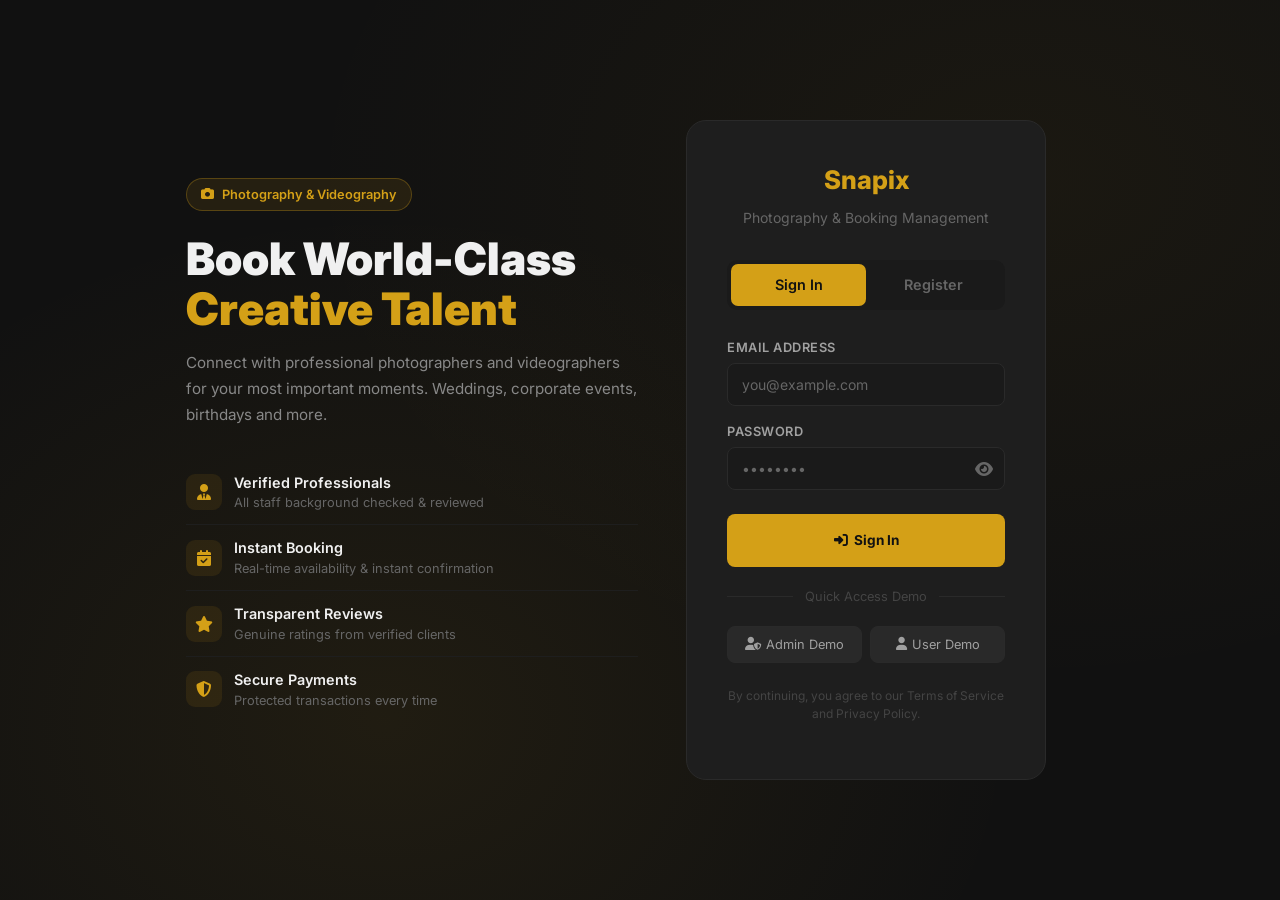
<file: frontend/index.html>
<!DOCTYPE html>
<html lang="en">
<head>
<meta charset="UTF-8">
<meta name="viewport" content="width=device-width, initial-scale=1.0">
<title>Snapix — Photography Booking System</title>
<link rel="preconnect" href="https://fonts.googleapis.com">
<link href="https://fonts.googleapis.com/css2?family=Inter:wght@300;400;500;600;700;800;900&display=swap" rel="stylesheet">
<link href="https://cdnjs.cloudflare.com/ajax/libs/font-awesome/6.5.0/css/all.min.css" rel="stylesheet">
<link href="https://cdn.jsdelivr.net/npm/bootstrap@5.3.2/dist/css/bootstrap.min.css" rel="stylesheet">
<link href="css/style.css" rel="stylesheet">
<style>
.auth-bg {
    position: fixed; inset: 0;
    background: radial-gradient(ellipse at 30% 80%, rgba(212,160,23,0.08) 0%, transparent 50%),
                radial-gradient(ellipse at 80% 20%, rgba(212,160,23,0.05) 0%, transparent 50%),
                #111111;
    z-index: -1;
}
.auth-card { position: relative; }
.tabs { display: flex; background: #1a1a1a; border-radius: 10px; padding: 4px; margin-bottom: 28px; }
.tab-btn { flex: 1; padding: 10px; border: none; background: transparent; color: #666; font-weight: 600; border-radius: 7px; cursor: pointer; transition: all .2s; font-family: 'Inter', sans-serif; font-size: .9rem; }
.tab-btn.active { background: #D4A017; color: #111; }
.divider { display: flex; align-items: center; gap: 12px; margin: 20px 0; color: #444; font-size: .8rem; }
.divider::before, .divider::after { content: ''; flex: 1; height: 1px; background: #2a2a2a; }
.role-select { display: flex; gap: 8px; margin-bottom: 6px; }
.role-btn { flex: 1; padding: 8px; border: 1px solid #2a2a2a; border-radius: 8px; background: transparent; color: #666; font-size: .8rem; cursor: pointer; transition: all .2s; font-family: 'Inter', sans-serif; }
.role-btn.selected { border-color: #D4A017; color: #D4A017; background: rgba(212,160,23,.1); }
.hero-side { display: flex; flex-direction: column; justify-content: center; max-width: 500px; }
.hero-badge { display: inline-flex; align-items: center; gap: 8px; background: rgba(212,160,23,.1); border: 1px solid rgba(212,160,23,.3); border-radius: 20px; padding: 6px 14px; font-size: .8rem; color: #D4A017; font-weight: 600; margin-bottom: 24px; }
.feature-item { display: flex; align-items: center; gap: 12px; padding: 12px 0; border-bottom: 1px solid #1e1e1e; }
.feature-icon { width: 36px; height: 36px; border-radius: 9px; background: rgba(212,160,23,.1); display: flex; align-items: center; justify-content: center; color: #D4A017; flex-shrink: 0; }
</style>
</head>
<body>
<div class="auth-bg"></div>

<div class="container-fluid min-vh-100 d-flex align-items-center">
    <div class="row w-100 justify-content-center align-items-center g-5 px-3 py-5">

        <!-- Hero Side -->
        <div class="col-lg-5 hero-side d-none d-lg-flex">
            <div>
                <div class="hero-badge"><i class="fas fa-camera"></i> Photography &amp; Videography</div>
                <h1 style="font-size:2.8rem;font-weight:900;color:#F0F0F0;line-height:1.1;margin-bottom:16px">
                    Book World-Class<br><span style="color:#D4A017">Creative Talent</span>
                </h1>
                <p style="color:#888;font-size:.95rem;margin-bottom:32px;line-height:1.7">
                    Connect with professional photographers and videographers for your most important moments. Weddings, corporate events, birthdays and more.
                </p>
                <div>
                    <div class="feature-item">
                        <div class="feature-icon"><i class="fas fa-user-tie"></i></div>
                        <div><div style="font-weight:600;color:#F0F0F0;font-size:.9rem">Verified Professionals</div><div style="color:#666;font-size:.8rem">All staff background checked & reviewed</div></div>
                    </div>
                    <div class="feature-item">
                        <div class="feature-icon"><i class="fas fa-calendar-check"></i></div>
                        <div><div style="font-weight:600;color:#F0F0F0;font-size:.9rem">Instant Booking</div><div style="color:#666;font-size:.8rem">Real-time availability & instant confirmation</div></div>
                    </div>
                    <div class="feature-item">
                        <div class="feature-icon"><i class="fas fa-star"></i></div>
                        <div><div style="font-weight:600;color:#F0F0F0;font-size:.9rem">Transparent Reviews</div><div style="color:#666;font-size:.8rem">Genuine ratings from verified clients</div></div>
                    </div>
                    <div class="feature-item" style="border-bottom:none">
                        <div class="feature-icon"><i class="fas fa-shield-alt"></i></div>
                        <div><div style="font-weight:600;color:#F0F0F0;font-size:.9rem">Secure Payments</div><div style="color:#666;font-size:.8rem">Protected transactions every time</div></div>
                    </div>
                </div>
            </div>
        </div>

        <!-- Auth Card -->
        <div class="col-lg-4 col-md-6">
            <div class="auth-card">
                <div class="auth-logo">Snapix</div>
                <div class="auth-subtitle">Photography &amp; Booking Management</div>

                <div class="tabs">
                    <button class="tab-btn active" onclick="switchTab('login')">Sign In</button>
                    <button class="tab-btn" onclick="switchTab('register')">Register</button>
                </div>

                <!-- LOGIN FORM -->
                <div id="loginForm">
                    <div class="mb-3">
                        <label class="form-label-dark">Email Address</label>
                        <input type="email" id="loginEmail" class="form-control-dark" placeholder="you@example.com">
                    </div>
                    <div class="mb-4">
                        <label class="form-label-dark">Password</label>
                        <div style="position:relative">
                            <input type="password" id="loginPassword" class="form-control-dark" placeholder="••••••••" style="padding-right:40px">
                            <button onclick="togglePw('loginPassword')" style="position:absolute;right:12px;top:50%;transform:translateY(-50%);background:none;border:none;color:#666;cursor:pointer"><i class="fas fa-eye" id="loginEye"></i></button>
                        </div>
                    </div>
                    <button class="btn-gold w-100 justify-content-center py-3" id="loginBtn" onclick="doLogin()">
                        <i class="fas fa-sign-in-alt"></i> Sign In
                    </button>
                    <div class="divider">Quick Access Demo</div>
                    <div style="display:grid;grid-template-columns:1fr 1fr;gap:8px">
                        <button class="btn-ghost w-100 justify-content-center" onclick="fillDemo('admin@photobooking.com','Admin@1234')">
                            <i class="fas fa-user-shield"></i> Admin Demo
                        </button>
                        <button class="btn-ghost w-100 justify-content-center" onclick="fillDemo('user@demo.com','user123')">
                            <i class="fas fa-user"></i> User Demo
                        </button>
                    </div>
                </div>

                <!-- REGISTER FORM -->
                <div id="registerForm" style="display:none">
                    <div class="mb-3">
                        <label class="form-label-dark">Full Name</label>
                        <input type="text" id="regName" class="form-control-dark" placeholder="John Smith">
                    </div>
                    <div class="mb-3">
                        <label class="form-label-dark">Email Address</label>
                        <input type="email" id="regEmail" class="form-control-dark" placeholder="you@example.com">
                    </div>
                    <div class="mb-3">
                        <label class="form-label-dark">Password</label>
                        <input type="password" id="regPassword" class="form-control-dark" placeholder="Min. 6 characters">
                    </div>
                    <button class="btn-gold w-100 justify-content-center py-3" id="regBtn" onclick="doRegister()">
                        <i class="fas fa-user-plus"></i> Create Account
                    </button>
                </div>

                <p style="text-align:center;color:#444;font-size:.75rem;margin-top:24px">
                    By continuing, you agree to our Terms of Service and Privacy Policy.
                </p>
            </div>
        </div>

    </div>
</div>

<script src="https://cdn.jsdelivr.net/npm/bootstrap@5.3.2/dist/js/bootstrap.bundle.min.js"></script>
<script src="js/api.js"></script>
<script>
// Redirect if already logged in
if (Auth.isLoggedIn()) redirectUser();

function redirectUser() {
    const user = Auth.getUser();
    if (user?.role === 'ADMIN' || user?.role === 'SUPER_ADMIN') {
        window.location.href = 'admin-dashboard.html';
    } else {
        window.location.href = 'dashboard.html';
    }
}

function switchTab(tab) {
    document.querySelectorAll('.tab-btn').forEach((b, i) => b.classList.toggle('active', (i === 0) === (tab === 'login')));
    document.getElementById('loginForm').style.display    = tab === 'login' ? 'block' : 'none';
    document.getElementById('registerForm').style.display = tab === 'register' ? 'block' : 'none';
}

function togglePw(id) {
    const inp = document.getElementById(id);
    inp.type = inp.type === 'password' ? 'text' : 'password';
}

function fillDemo(email, pw) {
    document.getElementById('loginEmail').value    = email;
    document.getElementById('loginPassword').value = pw;
    Toast.info('Demo credentials filled — click Sign In');
}

async function doLogin() {
    const email = document.getElementById('loginEmail').value.trim();
    const password = document.getElementById('loginPassword').value;
    if (!email || !password) { Toast.warning('Please fill in all fields'); return; }

    const btn = document.getElementById('loginBtn');
    btn.innerHTML = '<div class="spinner-gold" style="width:18px;height:18px"></div> Signing in...';
    btn.disabled = true;

    try {
        const res = await API.auth.login({ email, password });
        Auth.setSession(res.token, { id: res.id, email: res.email, role: res.role, fullName: res.fullName });
        Toast.success(`Welcome back, ${res.fullName}!`);
        setTimeout(() => redirectUser(), 800);
    } catch (e) {
        Toast.error(e.message || 'Invalid email or password');
        btn.innerHTML = '<i class="fas fa-sign-in-alt"></i> Sign In';
        btn.disabled = false;
    }
}

async function doRegister() {
    const fullName = document.getElementById('regName').value.trim();
    const email    = document.getElementById('regEmail').value.trim();
    const password = document.getElementById('regPassword').value;
    if (!fullName || !email || !password) { Toast.warning('Please fill in all fields'); return; }
    if (password.length < 6) { Toast.warning('Password must be at least 6 characters'); return; }

    const btn = document.getElementById('regBtn');
    btn.innerHTML = '<div class="spinner-gold" style="width:18px;height:18px"></div> Creating...';
    btn.disabled = true;

    try {
        await API.auth.register({ fullName, email, password, role: 'USER' });
        Toast.success('Account created! Please sign in.');
        switchTab('login');
        document.getElementById('loginEmail').value = email;
    } catch (e) {
        Toast.error(e.message || 'Registration failed');
    } finally {
        btn.innerHTML = '<i class="fas fa-user-plus"></i> Create Account';
        btn.disabled = false;
    }
}

document.addEventListener('keydown', e => {
    if (e.key === 'Enter') {
        const loginVisible = document.getElementById('loginForm').style.display !== 'none';
        if (loginVisible) doLogin(); else doRegister();
    }
});
</script>
</body>
</html>
</file>
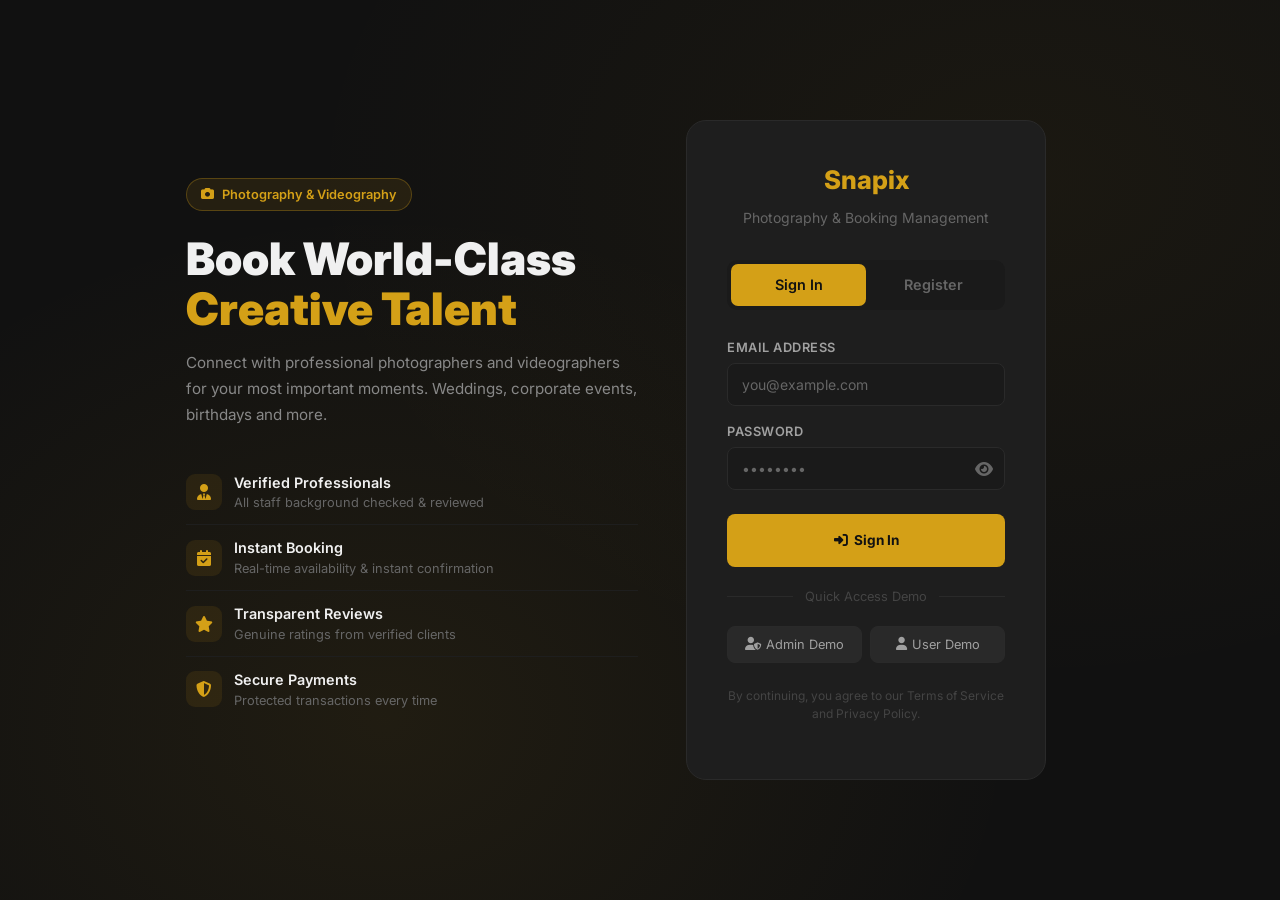
<file: frontend/admin-dashboard.html>
<!DOCTYPE html>
<html lang="en">
<head>
<meta charset="UTF-8">
<meta name="viewport" content="width=device-width, initial-scale=1.0">
<title>Admin Dashboard — Snapix</title>
<link href="https://fonts.googleapis.com/css2?family=Inter:wght@300;400;500;600;700;800;900&display=swap" rel="stylesheet">
<link href="https://cdnjs.cloudflare.com/ajax/libs/font-awesome/6.5.0/css/all.min.css" rel="stylesheet">
<link href="https://cdn.jsdelivr.net/npm/bootstrap@5.3.2/dist/css/bootstrap.min.css" rel="stylesheet">
<link href="css/style.css" rel="stylesheet">
</head>
<body>
<div id="sidebar-root"></div>

<div class="main-content fade-in">
    <div class="page-header d-flex align-items-center justify-content-between">
        <div>
            <h1 class="page-title">Overview</h1>
            <p class="page-subtitle">Manage your studio bookings and resources.</p>
        </div>
        <div style="display:flex;gap:12px;align-items:center">
            <div id="clockDisplay" style="font-size:.8rem;color:#666;font-family:monospace"></div>
            <button class="btn-gold" onclick="refreshDashboard()"><i class="fas fa-sync-alt"></i> Refresh</button>
        </div>
    </div>

    <!-- STAT CARDS -->
    <div class="row g-3 mb-4">
        <div class="col-md-3">
            <div class="stat-card">
                <div class="stat-icon"><i class="fas fa-calendar-check"></i></div>
                <div class="stat-label">Total Bookings</div>
                <div class="stat-value" id="totalBookings">—</div>
                <div class="stat-sub">All time</div>
            </div>
        </div>
        <div class="col-md-3">
            <div class="stat-card">
                <div class="stat-icon"><i class="fas fa-clock"></i></div>
                <div class="stat-label">Pending</div>
                <div class="stat-value" id="pendingBookings">—</div>
                <div class="stat-sub">Awaiting confirmation</div>
            </div>
        </div>
        <div class="col-md-3">
            <div class="stat-card">
                <div class="stat-icon"><i class="fas fa-users"></i></div>
                <div class="stat-label">Media Staff</div>
                <div class="stat-value" id="totalStaff">—</div>
                <div class="stat-sub">Photographers &amp; videographers</div>
            </div>
        </div>
        <div class="col-md-3">
            <div class="stat-card">
                <div class="stat-icon"><i class="fas fa-star"></i></div>
                <div class="stat-label">Reviews</div>
                <div class="stat-value" id="totalReviews">—</div>
                <div class="stat-sub">Client feedback</div>
            </div>
        </div>
    </div>

    <div class="row g-3 mb-4">
        <!-- Pending Approvals -->
        <div class="col-lg-5">
            <div class="card-dark h-100">
                <div class="d-flex justify-content-between align-items-center mb-3">
                    <h5 style="font-weight:700;font-size:1rem;margin:0">Pending Approvals</h5>
                    <span class="badge-status badge-pending" id="pendingBadge">0 New</span>
                </div>
                <div id="pendingList">
                    <div class="empty-state"><div class="spinner-gold mx-auto"></div></div>
                </div>
                <a href="bookings.html" class="btn-outline-gold mt-3 w-100 justify-content-center" style="font-size:.85rem;padding:10px">
                    View All Requests <i class="fas fa-arrow-right ms-1"></i>
                </a>
            </div>
        </div>

        <!-- Stats panels -->
        <div class="col-lg-7">
            <div class="row g-3 h-100">
                <div class="col-12">
                    <div class="card-dark">
                        <div class="d-flex justify-content-between mb-3">
                            <div>
                                <div style="font-size:.75rem;color:#666;text-transform:uppercase;letter-spacing:1px">Booking Volume</div>
                                <div style="font-size:2rem;font-weight:800" id="confirmedCount">—</div>
                            </div>
                            <div style="display:flex;align-items:center;gap:8px;color:#2ECC71;font-size:.8rem;font-weight:600">
                                <i class="fas fa-arrow-up"></i> Active this month
                            </div>
                        </div>
                        <div class="mini-bar-chart" id="barChart"></div>
                        <div style="font-size:.75rem;color:#666;margin-top:8px">Confirmed vs Pending vs Completed</div>
                    </div>
                </div>
                <div class="col-6">
                    <div class="card-dark text-center">
                        <div style="font-size:.75rem;color:#666;text-transform:uppercase;letter-spacing:1px;margin-bottom:8px">Packages Active</div>
                        <div style="font-size:2.5rem;font-weight:800;color:#D4A017" id="activePackages">—</div>
                        <div style="font-size:.75rem;color:#666">Photography &amp; Videography</div>
                    </div>
                </div>
                <div class="col-6">
                    <div class="card-dark text-center">
                        <div style="font-size:.75rem;color:#666;text-transform:uppercase;letter-spacing:1px;margin-bottom:8px">Available Staff</div>
                        <div style="font-size:2.5rem;font-weight:800;color:#2ECC71" id="availableStaff">—</div>
                        <div style="font-size:.75rem;color:#666">Ready to book</div>
                    </div>
                </div>
            </div>
        </div>
    </div>

    <!-- Recent Bookings Table -->
    <div class="card-dark">
        <div class="d-flex justify-content-between align-items-center mb-4">
            <h5 style="font-weight:700;font-size:1rem;margin:0">Recent Bookings</h5>
            <a href="bookings.html" class="btn-ghost"><i class="fas fa-external-link-alt"></i> View All</a>
        </div>
        <div class="table-responsive">
            <table class="table-dark-custom">
                <thead>
                    <tr>
                        <th>Client / ID</th>
                        <th>Event Date</th>
                        <th>Location</th>
                        <th>Amount</th>
                        <th>Status</th>
                        <th>Actions</th>
                    </tr>
                </thead>
                <tbody id="recentBookingsBody">
                    <tr><td colspan="6" class="text-center" style="padding:30px;color:#444">Loading...</td></tr>
                </tbody>
            </table>
        </div>
    </div>
</div>

<script src="https://cdn.jsdelivr.net/npm/bootstrap@5.3.2/dist/js/bootstrap.bundle.min.js"></script>
<script src="js/api.js"></script>
<script src="js/sidebar.js"></script>
<script>
initPage('admin');

// Clock
setInterval(() => {
    document.getElementById('clockDisplay').textContent = new Date().toLocaleTimeString();
}, 1000);

async function refreshDashboard() {
    await loadStats();
    Toast.success('Dashboard refreshed');
}

async function loadStats() {
    try {
        const [bookings, staff, packages, reviews, pending, available] = await Promise.allSettled([
            API.bookings.getAll(),
            API.staff.getAll(),
            API.packages.getAll(),
            API.reviews.getAll(),
            API.bookings.getByStatus('PENDING'),
            API.staff.getAvailable()
        ]);

        const bList = bookings.value || [];
        const sList = staff.value || [];
        const pList = packages.value || [];
        const rList = reviews.value || [];
        const pendList = pending.value || [];
        const avail = available.value || [];

        document.getElementById('totalBookings').textContent   = bList.length;
        document.getElementById('pendingBookings').textContent = pendList.length;
        document.getElementById('totalStaff').textContent      = sList.length;
        document.getElementById('totalReviews').textContent    = rList.length;
        document.getElementById('activePackages').textContent  = pList.filter(p => p.isActive).length;
        document.getElementById('availableStaff').textContent  = avail.length;

        const confirmed  = bList.filter(b => b.status === 'CONFIRMED').length;
        const completed  = bList.filter(b => b.status === 'COMPLETED').length;
        const cancelled  = bList.filter(b => b.status === 'CANCELLED').length;
        document.getElementById('confirmedCount').textContent  = confirmed;
        document.getElementById('pendingBadge').textContent    = `${pendList.length} New`;

        renderBarChart(confirmed, pendList.length, completed, cancelled);
        renderPendingList(pendList.slice(0, 3));
        renderRecentTable(bList.slice(-5).reverse());

    } catch(e) { Toast.error('Failed to load dashboard data'); }
}

function renderBarChart(confirmed, pending, completed, cancelled) {
    const max = Math.max(confirmed, pending, completed, cancelled, 1);
    const bars = [
        { label:'Confirmed', val:confirmed, color:'#2ECC71' },
        { label:'Pending',   val:pending,   color:'#D4A017' },
        { label:'Completed', val:completed, color:'#3498DB' },
        { label:'Cancelled', val:cancelled, color:'#E74C3C' }
    ];
    document.getElementById('barChart').innerHTML = bars.map(b =>
        `<div style="flex:1;background:rgba(255,255,255,.05);border-radius:6px 6px 0 0;position:relative;height:60px;cursor:pointer" title="${b.label}: ${b.val}">
            <div style="position:absolute;bottom:0;left:0;right:0;background:${b.color};border-radius:6px 6px 0 0;height:${(b.val/max*100)}%;transition:height .4s;opacity:.8"></div>
        </div>`
    ).join('');
}

function renderPendingList(list) {
    if (!list.length) {
        document.getElementById('pendingList').innerHTML = '<div class="empty-state" style="padding:20px"><i class="fas fa-check-circle" style="color:#2ECC71"></i><p style="margin-top:8px;font-size:.85rem">No pending approvals</p></div>';
        return;
    }
    document.getElementById('pendingList').innerHTML = list.map(b => `
        <div style="background:#1a1a1a;border-radius:10px;padding:14px;margin-bottom:10px;border:1px solid #2a2a2a">
            <div class="d-flex justify-content-between align-items-start mb-2">
                <div>
                    <div style="font-weight:600;font-size:.875rem;color:#F0F0F0">Booking #${b.id}</div>
                    <div style="font-size:.75rem;color:#666">${Utils.formatDate(b.eventDate)} • ${b.location || 'TBD'}</div>
                </div>
                <span style="font-size:.7rem;color:#888">${Utils.formatDateTime(b.createdAt)}</span>
            </div>
            <div class="d-flex gap-2">
                <button class="btn-gold" style="padding:6px 14px;font-size:.78rem" onclick="confirmBooking(${b.id})">
                    <i class="fas fa-check"></i> Confirm
                </button>
                <button class="btn-ghost" style="padding:6px 14px;font-size:.78rem" onclick="window.location.href='bookings.html'">
                    Review
                </button>
            </div>
        </div>
    `).join('');
}

function renderRecentTable(list) {
    if (!list.length) {
        document.getElementById('recentBookingsBody').innerHTML = '<tr><td colspan="6"><div class="empty-state"><i class="fas fa-calendar-times"></i><p>No bookings yet</p></div></td></tr>';
        return;
    }
    const today = new Date().toISOString().split('T')[0];
    document.getElementById('recentBookingsBody').innerHTML = list.map(b => `
        <tr>
            <td>
                <div style="font-weight:600;color:#F0F0F0;font-size:.875rem">#${b.id}</div>
                <div style="font-size:.75rem;color:#666">Client: ${b.userName || b.userId}</div>
            </td>
            <td>${Utils.formatDate(b.eventDate)}</td>
            <td style="color:#A0A0A0">${b.location || '—'}</td>
            <td style="color:#D4A017;font-weight:600">$${b.totalAmount?.toFixed(2) || '0.00'}</td>
            <td>${Utils.statusBadge(b.status)}</td>
            <td>
                <div style="display:flex;gap:6px">
                    ${b.status === 'PENDING' ? `<button class="btn-gold" style="padding:5px 10px;font-size:.75rem" onclick="confirmBooking(${b.id})"><i class="fas fa-check"></i></button>` : ''}
                    ${b.status === 'CONFIRMED' && b.eventDate <= today ? `<button class="btn-ghost" style="padding:5px 10px;font-size:.75rem" onclick="completeBooking(${b.id})"><i class="fas fa-flag-checkered"></i></button>` : ''}
                </div>
            </td>
        </tr>
    `).join('');
}

async function confirmBooking(id) {
    try {
        await API.bookings.confirm(id);
        Toast.success(`Booking #${id} confirmed!`);
        loadStats();
    } catch(e) { Toast.error(e.message); }
}

async function completeBooking(id) {
    try {
        await API.bookings.complete(id);
        Toast.success(`Booking #${id} completed!`);
        loadStats();
    } catch(e) { Toast.error(e.message); }
}

loadStats();
</script>
</body>
</html>
</file>
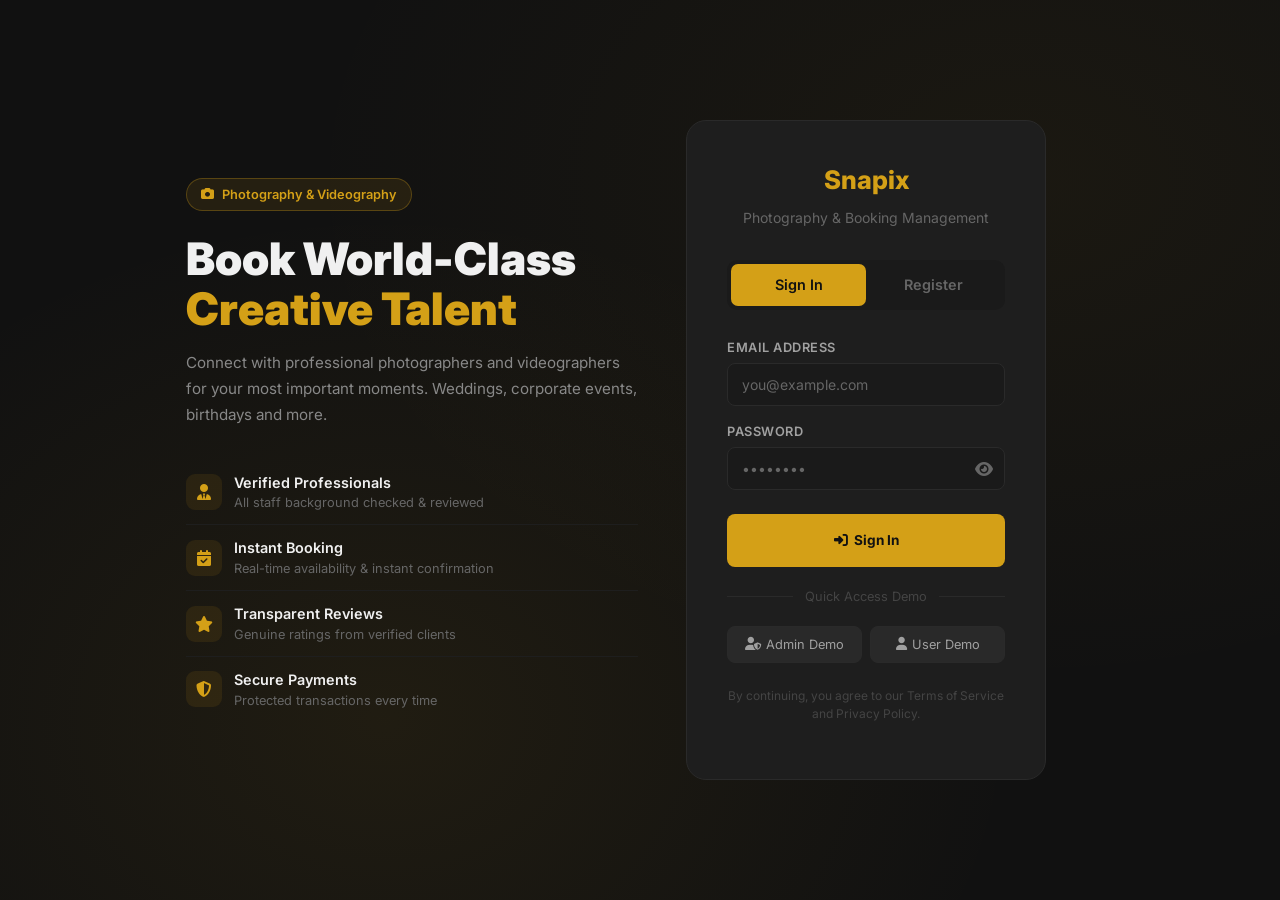
<file: frontend/admins.html>
<!DOCTYPE html>
<html lang="en">
<head>
<meta charset="UTF-8">
<meta name="viewport" content="width=device-width, initial-scale=1.0">
<title>Admin Management — Snapix</title>
<link href="https://fonts.googleapis.com/css2?family=Inter:wght@300;400;500;600;700;800;900&display=swap" rel="stylesheet">
<link href="https://cdnjs.cloudflare.com/ajax/libs/font-awesome/6.5.0/css/all.min.css" rel="stylesheet">
<link href="https://cdn.jsdelivr.net/npm/bootstrap@5.3.2/dist/css/bootstrap.min.css" rel="stylesheet">
<link href="css/style.css" rel="stylesheet">
</head>
<body>
<div id="sidebar-root"></div>

<div class="main-content fade-in">
    <div class="page-header d-flex justify-content-between align-items-center">
        <div>
            <h1 class="page-title">Admin Management</h1>
            <p class="page-subtitle">Manage system administrators and their permissions.</p>
        </div>
        <button class="btn-gold" data-bs-toggle="modal" data-bs-target="#adminModal" onclick="openAddModal()">
            <i class="fas fa-user-shield"></i> Add Admin
        </button>
    </div>

    <!-- Stats -->
    <div class="row g-3 mb-4">
        <div class="col-sm-4">
            <div class="stat-card">
                <div class="stat-icon"><i class="fas fa-user-shield"></i></div>
                <div class="stat-label">Total Admins</div>
                <div class="stat-value" id="totalAdmins">—</div>
            </div>
        </div>
        <div class="col-sm-4">
            <div class="stat-card">
                <div class="stat-icon" style="background:rgba(240,192,64,.15);color:#F0C040"><i class="fas fa-crown"></i></div>
                <div class="stat-label">Super Admins</div>
                <div class="stat-value" id="superAdmins">—</div>
            </div>
        </div>
        <div class="col-sm-4">
            <div class="stat-card">
                <div class="stat-icon" style="background:rgba(46,204,113,.15);color:#2ECC71"><i class="fas fa-check-circle"></i></div>
                <div class="stat-label">Active Admins</div>
                <div class="stat-value" id="activeAdmins">—</div>
            </div>
        </div>
    </div>

    <!-- Filters -->
    <div class="card-dark mb-4">
        <div class="row g-3 align-items-end">
            <div class="col-md-5">
                <div class="search-bar">
                    <i class="fas fa-search"></i>
                    <input type="text" class="form-control-dark" id="searchInput" placeholder="Search admins..." oninput="applyFilter()">
                </div>
            </div>
            <div class="col-md-3">
                <select class="form-control-dark" id="roleFilter" onchange="applyFilter()">
                    <option value="">All Roles</option>
                    <option value="SUPER_ADMIN">Super Admin</option>
                    <option value="ADMIN">Admin</option>
                </select>
            </div>
            <div class="col-md-2">
                <select class="form-control-dark" id="statusFilter" onchange="applyFilter()">
                    <option value="">All Status</option>
                    <option value="true">Active</option>
                    <option value="false">Inactive</option>
                </select>
            </div>
            <div class="col-md-2">
                <button class="btn-ghost w-100" onclick="clearFilters()"><i class="fas fa-times"></i> Clear</button>
            </div>
        </div>
    </div>

    <!-- Admins Table -->
    <div class="card-dark">
        <div class="table-responsive">
            <table class="table-dark-custom">
                <thead>
                    <tr>
                        <th>Administrator</th>
                        <th>Email</th>
                        <th>Role</th>
                        <th>Created</th>
                        <th>Status</th>
                        <th>Actions</th>
                    </tr>
                </thead>
                <tbody id="adminsTableBody">
                    <tr><td colspan="6"><div class="empty-state"><div class="spinner-gold mx-auto"></div></div></td></tr>
                </tbody>
            </table>
        </div>
    </div>
</div>

<!-- Admin Modal -->
<div class="modal fade modal-dark" id="adminModal" tabindex="-1">
    <div class="modal-dialog modal-dialog-centered">
        <div class="modal-content">
            <div class="modal-header">
                <h5 class="modal-title" id="adminModalTitle"><i class="fas fa-user-shield me-2" style="color:#D4A017"></i> Add Administrator</h5>
                <button type="button" class="btn-close" data-bs-dismiss="modal"></button>
            </div>
            <div class="modal-body">
                <input type="hidden" id="adminId">
                <div class="row g-3">
                    <div class="col-12">
                        <label class="form-label-dark">Full Name *</label>
                        <input type="text" id="adminName" class="form-control-dark" placeholder="Jane Admin">
                    </div>
                    <div class="col-12">
                        <label class="form-label-dark">Email *</label>
                        <input type="email" id="adminEmail" class="form-control-dark" placeholder="admin@photobooking.com">
                    </div>
                    <div class="col-12" id="adminPwField">
                        <label class="form-label-dark">Password * (min. 8 chars)</label>
                        <input type="password" id="adminPassword" class="form-control-dark" placeholder="••••••••">
                    </div>
                    <div class="col-12">
                        <label class="form-label-dark">Admin Role</label>
                        <select id="adminRole" class="form-control-dark">
                            <option value="ADMIN">Admin</option>
                            <option value="SUPER_ADMIN">Super Admin</option>
                        </select>
                    </div>
                </div>
            </div>
            <div class="modal-footer">
                <button class="btn-ghost" data-bs-dismiss="modal">Cancel</button>
                <button class="btn-gold" id="adminSaveBtn" onclick="saveAdmin()"><i class="fas fa-save"></i> Save Admin</button>
            </div>
        </div>
    </div>
</div>

<script src="https://cdn.jsdelivr.net/npm/bootstrap@5.3.2/dist/js/bootstrap.bundle.min.js"></script>
<script src="js/api.js"></script>
<script src="js/sidebar.js"></script>
<script>
initPage('admins');

let allAdmins = [];

async function loadAdmins() {
    try {
        allAdmins = await API.admins.getAll();
        const superA  = allAdmins.filter(a => a.role === 'SUPER_ADMIN').length;
        const active  = allAdmins.filter(a => a.isActive).length;
        document.getElementById('totalAdmins').textContent  = allAdmins.length;
        document.getElementById('superAdmins').textContent  = superA;
        document.getElementById('activeAdmins').textContent = active;
        applyFilter();
    } catch(e) { Toast.error('Failed to load admins'); }
}

function applyFilter() {
    const q      = document.getElementById('searchInput').value.toLowerCase();
    const role   = document.getElementById('roleFilter').value;
    const status = document.getElementById('statusFilter').value;
    let list = [...allAdmins];
    if (q)      list = list.filter(a => a.fullName.toLowerCase().includes(q) || a.email.toLowerCase().includes(q));
    if (role)   list = list.filter(a => a.role === role);
    if (status) list = list.filter(a => String(a.isActive) === status);
    renderTable(list);
}

function clearFilters() {
    ['searchInput','roleFilter','statusFilter'].forEach(id => document.getElementById(id).value = '');
    applyFilter();
}

function renderTable(list) {
    if (!list.length) {
        document.getElementById('adminsTableBody').innerHTML = '<tr><td colspan="6"><div class="empty-state"><i class="fas fa-user-shield"></i><h5>No admins found</h5></div></td></tr>';
        return;
    }
    document.getElementById('adminsTableBody').innerHTML = list.map(a => `
        <tr>
            <td>
                <div style="display:flex;align-items:center;gap:10px">
                    <div style="width:34px;height:34px;border-radius:50%;background:linear-gradient(135deg,#D4A017,#7A5E0A);display:flex;align-items:center;justify-content:center;font-size:.75rem;font-weight:700;color:#111">${Utils.initials(a.fullName)}</div>
                    <div style="font-weight:600;color:#F0F0F0;font-size:.875rem">${a.fullName}</div>
                </div>
            </td>
            <td style="font-size:.875rem;color:#A0A0A0">${a.email}</td>
            <td>
                <span class="badge-status ${a.role === 'SUPER_ADMIN' ? 'badge-pending' : 'badge-gold'}" style="font-size:.65rem">
                    ${a.role === 'SUPER_ADMIN' ? '<i class="fas fa-crown" style="font-size:.55rem"></i>' : '<i class="fas fa-user-shield" style="font-size:.55rem"></i>'}
                    ${a.role}
                </span>
            </td>
            <td style="font-size:.8rem;color:#555">${Utils.formatDate(a.createdAt)}</td>
            <td>${Utils.activeBadge(a.isActive)}</td>
            <td>
                <div style="display:flex;gap:6px">
                    <button class="btn-ghost" style="padding:5px 10px;font-size:.75rem" onclick="openEditModal(${a.id})" title="Edit"><i class="fas fa-edit"></i></button>
                    <button class="btn-ghost" style="padding:5px 10px;font-size:.75rem" onclick="toggleStatus(${a.id})" title="Toggle Status">
                        <i class="fas fa-toggle-${a.isActive ? 'on' : 'off'}" style="color:${a.isActive ? '#2ECC71' : '#666'}"></i>
                    </button>
                    <button class="btn-danger-ghost" style="padding:5px 10px" onclick="deleteAdmin(${a.id})" title="Delete"><i class="fas fa-trash"></i></button>
                </div>
            </td>
        </tr>`).join('');
}

function openAddModal() {
    document.getElementById('adminModalTitle').innerHTML = '<i class="fas fa-user-plus me-2" style="color:#D4A017"></i> Add Administrator';
    document.getElementById('adminId').value = '';
    ['adminName','adminEmail','adminPassword'].forEach(id => document.getElementById(id).value = '');
    document.getElementById('adminRole').value = 'ADMIN';
    document.getElementById('adminPwField').style.display = 'block';
}

function openEditModal(id) {
    const a = allAdmins.find(x => x.id === id);
    if (!a) return;
    document.getElementById('adminModalTitle').innerHTML = '<i class="fas fa-edit me-2" style="color:#D4A017"></i> Edit Administrator';
    document.getElementById('adminId').value    = a.id;
    document.getElementById('adminName').value  = a.fullName;
    document.getElementById('adminEmail').value = a.email;
    document.getElementById('adminRole').value  = a.role;
    document.getElementById('adminPwField').style.display = 'none';
    new bootstrap.Modal(document.getElementById('adminModal')).show();
}

async function saveAdmin() {
    const name  = document.getElementById('adminName').value.trim();
    const email = document.getElementById('adminEmail').value.trim();
    const pw    = document.getElementById('adminPassword').value;
    const role  = document.getElementById('adminRole').value;
    const id    = document.getElementById('adminId').value;

    if (!name || !email) { Toast.warning('Name and email are required'); return; }
    if (!id && (!pw || pw.length < 8)) { Toast.warning('Password must be at least 8 characters'); return; }

    const btn = document.getElementById('adminSaveBtn');
    btn.disabled = true; btn.innerHTML = '<div class="spinner-gold" style="width:16px;height:16px"></div>';

    try {
        if (id) {
            const updated = await API.admins.update(id, { fullName: name, email, role, password: pw || 'placeholder12' });
            Toast.success('Admin updated!');
            
            // If updating current user, refresh session
            const currentUser = Auth.getUser();
            if (currentUser && currentUser.id == id && currentUser.role !== 'USER') {
                currentUser.fullName = updated.fullName;
                currentUser.email = updated.email;
                localStorage.setItem('pb_user', JSON.stringify(currentUser));
                // Refresh sidebar UI
                const sidebarRoot = document.getElementById('sidebar-root');
                if (sidebarRoot) sidebarRoot.innerHTML = renderSidebar('admins');
            }
        } else {
            await API.admins.create({ fullName: name, email, password: pw, role });
            Toast.success('Admin created!');
        }
        bootstrap.Modal.getInstance(document.getElementById('adminModal'))?.hide();
        await loadAdmins();
    } catch(e) { Toast.error(e.message || 'Failed to save'); }
    finally { btn.disabled = false; btn.innerHTML = '<i class="fas fa-save"></i> Save Admin'; }
}

async function toggleStatus(id) {
    try {
        await API.admins.toggle(id);
        const a = allAdmins.find(x => x.id === id);
        Toast.info(`${a?.fullName} is now ${a?.isActive ? 'inactive' : 'active'}`);
        await loadAdmins();
    } catch(e) { Toast.error(e.message); }
}

async function deleteAdmin(id) {
    const a = allAdmins.find(x => x.id === id);
    if (!await Utils.confirmDialog(`Permanently delete admin "${a?.fullName}"?`)) return;
    try {
        await API.admins.delete(id);
        Toast.success('Admin deleted');
        await loadAdmins();
    } catch(e) { Toast.error(e.message); }
}

loadAdmins();
</script>
</body>
</html>
</file>
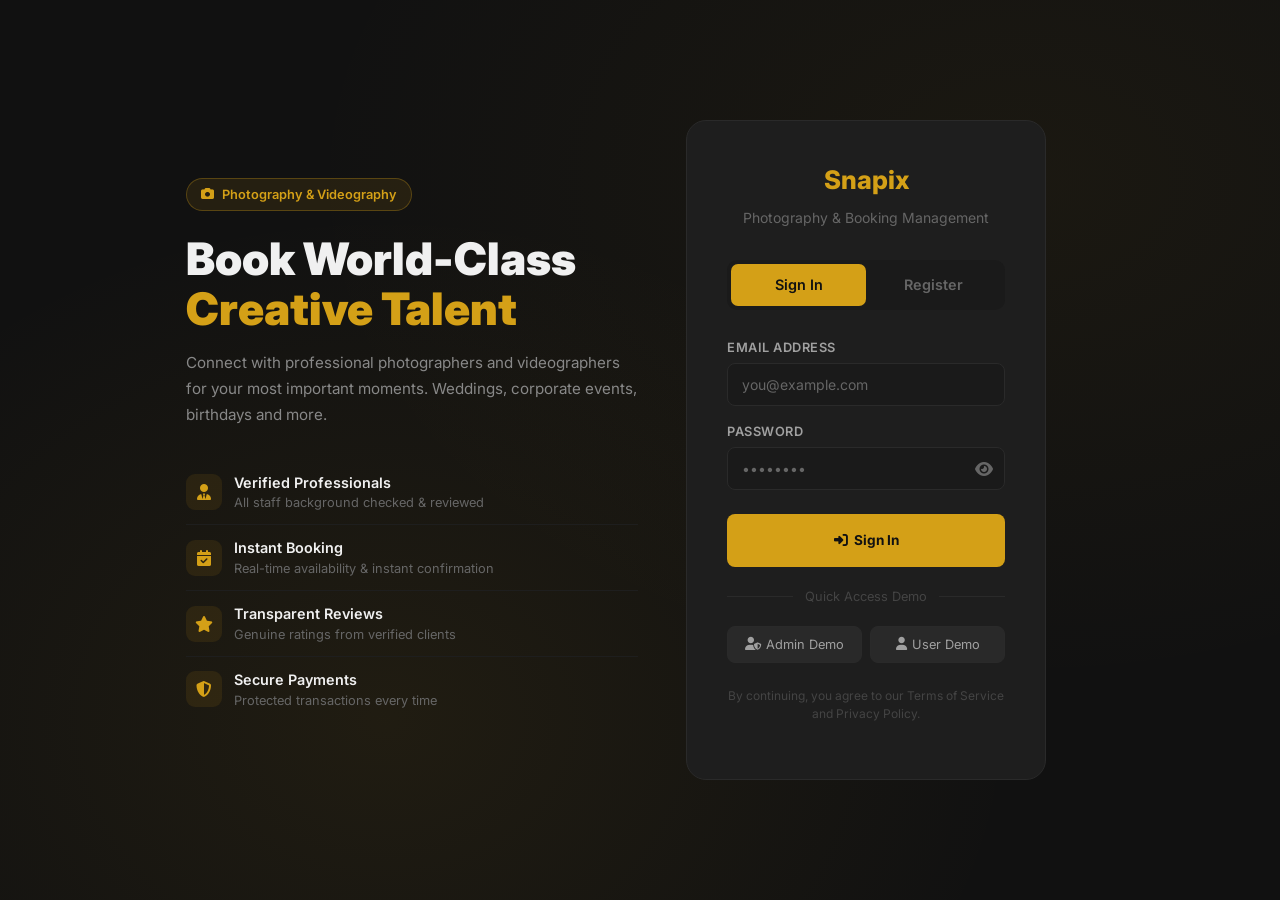
<file: frontend/booking-form.html>
<!DOCTYPE html>
<html lang="en">
<head>
<meta charset="UTF-8">
<meta name="viewport" content="width=device-width, initial-scale=1.0">
<title>Create Booking — Snapix</title>
<link href="https://fonts.googleapis.com/css2?family=Inter:wght@300;400;500;600;700;800;900&display=swap" rel="stylesheet">
<link href="https://cdnjs.cloudflare.com/ajax/libs/font-awesome/6.5.0/css/all.min.css" rel="stylesheet">
<link href="https://cdn.jsdelivr.net/npm/bootstrap@5.3.2/dist/css/bootstrap.min.css" rel="stylesheet">
<link href="css/style.css" rel="stylesheet">
<style>
.step-panel { display:none; }
.step-panel.active { display:block; animation:fadeIn .3s ease; }
.package-card { background:#1a1a1a; border:2px solid #2a2a2a; border-radius:12px; padding:18px; cursor:pointer; transition:all .2s; }
.package-card:hover { border-color:rgba(212,160,23,.4); }
.package-card.selected { border-color:#D4A017; background:rgba(212,160,23,.08); }
.staff-card { background:#1a1a1a; border:2px solid #2a2a2a; border-radius:12px; padding:16px; cursor:pointer; transition:all .2s; }
.staff-card:hover { border-color:rgba(212,160,23,.4); }
.staff-card.selected { border-color:#D4A017; background:rgba(212,160,23,.08); }
.summary-row { display:flex; justify-content:space-between; padding:10px 0; border-bottom:1px solid #2a2a2a; font-size:.875rem; }
.summary-row:last-child { border-bottom:none; }
.summary-row .label { color:#888; }
.summary-row .value { color:#F0F0F0; font-weight:600; }
</style>
</head>
<body>
<div id="sidebar-root"></div>

<div class="main-content fade-in">
    <div class="page-header">
        <div style="display:flex;align-items:center;gap:12px">
            <button onclick="history.back()" class="btn-ghost"><i class="fas fa-arrow-left"></i></button>
            <div>
                <h1 class="page-title">Book Your Experience</h1>
                <p class="page-subtitle">Secure your world-class photography and videography team.</p>
            </div>
        </div>
    </div>

    <!-- Stepper -->
    <div style="display:flex;align-items:center;margin-bottom:32px;flex-wrap:wrap;gap:4px" id="stepperEl"></div>

    <div class="row g-4">
        <!-- Main Form -->
        <div class="col-lg-8">

            <!-- Step 1: Event Details -->
            <div class="step-panel active card-dark" id="step1">
                <h4 style="font-weight:700;margin-bottom:4px">1. Event Details</h4>
                <p style="color:#666;font-size:.875rem;margin-bottom:24px">Tell us about your special occasion.</p>
                <div class="row g-3">
                    <div class="col-md-6">
                        <label class="form-label-dark">Event Date *</label>
                        <input type="date" id="eventDate" class="form-control-dark" min="">
                    </div>
                    <div class="col-md-6">
                        <label class="form-label-dark">Event Type *</label>
                        <select id="eventType" class="form-control-dark">
                            <option value="">Select event type...</option>
                            <option value="WEDDING">Wedding</option>
                            <option value="BIRTHDAY">Birthday</option>
                            <option value="ENGAGEMENT">Engagement</option>
                            <option value="CORPORATE">Corporate</option>
                        </select>
                    </div>
                    <div class="col-12">
                        <label class="form-label-dark">Venue Location *</label>
                        <input type="text" id="location" class="form-control-dark" placeholder="Grand Ballroom, The Ritz-Carlton...">
                    </div>
                    <div class="col-12">
                        <label class="form-label-dark">Additional Notes</label>
                        <textarea id="notes" class="form-control-dark" rows="3" placeholder="Special requests, theme, dress code..." style="resize:vertical"></textarea>
                    </div>
                </div>
                <div class="d-flex justify-content-end mt-4">
                    <button class="btn-gold" onclick="goStep(2)">Continue to Packages <i class="fas fa-arrow-right ms-1"></i></button>
                </div>
            </div>

            <!-- Step 2: Select Package -->
            <div class="step-panel card-dark" id="step2">
                <h4 style="font-weight:700;margin-bottom:4px">2. Select Package</h4>
                <p style="color:#666;font-size:.875rem;margin-bottom:20px">Choose a service package that fits your needs.</p>
                <div class="search-bar mb-3">
                    <i class="fas fa-search"></i>
                    <input type="text" class="form-control-dark" id="pkgSearch" placeholder="Search packages..." oninput="filterPackages()">
                </div>
                <div id="packagesList" class="row g-3">
                    <div class="col-12 text-center"><div class="spinner-gold mx-auto my-3"></div></div>
                </div>
                <div class="d-flex justify-content-between mt-4">
                    <button class="btn-ghost" onclick="goStep(1)"><i class="fas fa-arrow-left me-1"></i> Back</button>
                    <div style="display:flex;gap:10px">
                        <button class="btn-outline-gold" onclick="skipPackage()">Skip Package <i class="fas fa-forward ms-1"></i></button>
                        <button class="btn-gold" onclick="goStep(3)">Choose Team <i class="fas fa-arrow-right ms-1"></i></button>
                    </div>
                </div>
            </div>

            <!-- Step 3: Choose Staff -->
            <div class="step-panel card-dark" id="step3">
                <h4 style="font-weight:700;margin-bottom:4px">3. Choose Your Team</h4>
                <p style="color:#666;font-size:.875rem;margin-bottom:20px">Select a photographer or videographer.</p>
                <div style="display:flex;gap:8px;margin-bottom:20px">
                    <button class="btn-ghost" id="filterAll" onclick="filterStaff('')" style="background:rgba(212,160,23,.15);color:#D4A017">All</button>
                    <button class="btn-ghost" id="filterPhoto" onclick="filterStaff('PHOTOGRAPHER')">Photographers</button>
                    <button class="btn-ghost" id="filterVideo" onclick="filterStaff('VIDEOGRAPHER')">Videographers</button>
                </div>
                <div id="staffList" class="row g-3">
                    <div class="col-12 text-center"><div class="spinner-gold mx-auto my-3"></div></div>
                </div>
                <div class="d-flex justify-content-between mt-4">
                    <button class="btn-ghost" onclick="goStep(2)"><i class="fas fa-arrow-left me-1"></i> Back</button>
                    <button class="btn-gold" onclick="goStep(4)">Review Summary <i class="fas fa-arrow-right ms-1"></i></button>
                </div>
            </div>

            <!-- Step 4: Summary -->
            <div class="step-panel card-dark" id="step4">
                <h4 style="font-weight:700;margin-bottom:4px">4. Review &amp; Confirm</h4>
                <p style="color:#666;font-size:.875rem;margin-bottom:24px">Review your booking before confirming.</p>
                <div id="summaryDetails"></div>
                <div class="d-flex justify-content-between mt-4">
                    <button class="btn-ghost" onclick="goStep(3)"><i class="fas fa-arrow-left me-1"></i> Back</button>
                    <button class="btn-gold" id="submitBtn" onclick="submitBooking()" style="padding:12px 28px">
                        <i class="fas fa-check-circle"></i> Confirm Booking
                    </button>
                </div>
            </div>
        </div>

        <!-- Booking Summary Sidebar -->
        <div class="col-lg-4">
            <div class="card-dark" style="position:sticky;top:20px">
                <div style="display:flex;align-items:center;gap:10px;margin-bottom:20px">
                    <i class="fas fa-receipt" style="color:#D4A017;font-size:1.1rem"></i>
                    <h5 style="margin:0;font-weight:700">Booking Summary</h5>
                </div>
                <div class="summary-row"><span class="label">Event Date</span><span class="value" id="sumDate">Pending</span></div>
                <div class="summary-row"><span class="label">Event Type</span><span class="value" id="sumType">—</span></div>
                <div class="summary-row"><span class="label">Location</span><span class="value" id="sumLocation">—</span></div>
                <div class="summary-row"><span class="label">Package</span><span class="value" id="sumPackage">Not Selected</span></div>
                <div class="summary-row"><span class="label">Staff</span><span class="value" id="sumStaff">Not Selected</span></div>
                <div style="background:rgba(212,160,23,.08);border:1px solid rgba(212,160,23,.2);border-radius:10px;padding:16px;margin:16px 0;text-align:center">
                    <div style="font-size:.75rem;color:#888;margin-bottom:4px">Estimated Total</div>
                    <div style="font-size:2rem;font-weight:900;color:#D4A017" id="sumTotal">$0.00</div>
                    <div style="font-size:.7rem;color:#555">Taxes & fees calculated at checkout</div>
                </div>
                <div style="font-size:.75rem;color:#555;text-align:center"><i class="fas fa-lock me-1"></i>Secure booking process</div>
            </div>
        </div>
    </div>
</div>

<script src="https://cdn.jsdelivr.net/npm/bootstrap@5.3.2/dist/js/bootstrap.bundle.min.js"></script>
<script src="js/api.js"></script>
<script src="js/sidebar.js"></script>
<script>
initPage('bookings');

let currentStep = 1;
let selectedPackage = null;
let skipPackageSelected = false;
let selectedStaffs = []; // Now an array
let allPackages = [], allStaff = [];
let editingBookingId = null;

// Set min date to today
document.getElementById('eventDate').min = new Date().toISOString().split('T')[0];

// Stepper render
function renderStepper() {
    const steps = ['Event Details', 'Select Package', 'Choose Team', 'Summary'];
    document.getElementById('stepperEl').innerHTML = steps.map((s, i) => {
        const n = i + 1;
        const cls = n < currentStep ? 'done' : n === currentStep ? 'active' : '';
        return `${i > 0 ? `<div class="step-line ${n <= currentStep ? 'done' : ''}"></div>` : ''}
        <div class="step ${cls}">
            <div class="step-circle">${n < currentStep ? '<i class="fas fa-check"></i>' : n}</div>
            <div class="step-label">${s}</div>
        </div>`;
    }).join('');
}

async function checkEditMode() {
    const params = new URLSearchParams(window.location.search);
    const id = params.get('edit');
    if (id) {
        editingBookingId = id;
        document.querySelector('.page-title').textContent = `Edit Booking #${id}`;
        document.querySelector('.page-subtitle').textContent = 'Modify your event details and creative team.';
        document.getElementById('submitBtn').innerHTML = '<i class="fas fa-save"></i> Save Changes';
        
        try {
            const b = await API.bookings.getById(id);
            document.getElementById('eventDate').value = b.eventDate;
            document.getElementById('location').value = b.location || '';
            document.getElementById('notes').value = b.notes || '';
            
            // We need to load packages and staff to match them
            await loadPackages();
            if (b.packageId) {
                selectedPackage = allPackages.find(p => p.id === b.packageId);
            }
            
            await loadStaff();
            if (b.staffIds) {
                selectedStaffs = allStaff.filter(s => b.staffIds.includes(s.id));
            }
            
            updateSummary();
            filterPackages();
            renderStaffCards(allStaff);
        } catch(e) {
            Toast.error('Failed to load booking details');
            console.error(e);
        }
    }
}

function goStep(n) {
    // Validation
    if (n > 1) {
        if (!document.getElementById('eventDate').value) { Toast.warning('Please select an event date'); return; }
        if (!document.getElementById('eventType').value) { Toast.warning('Please select event type'); return; }
        if (!document.getElementById('location').value.trim()) { Toast.warning('Please enter a location'); return; }
    }
    // Validation removed for package if we want to allow skipping
    if (n > 3 && selectedStaffs.length < getRequiredStaffCount()) { 
        Toast.warning(`Please select ${getRequiredStaffCount()} team member(s) for this package`); 
        return; 
    }

    document.querySelectorAll('.step-panel').forEach(p => p.classList.remove('active'));
    document.getElementById(`step${n}`).classList.add('active');
    currentStep = n;
    renderStepper();
    updateSummary();

    if (n === 2) loadPackages();
    if (n === 3) {
        selectedStaffs = []; // Reset staff when going back to step 3 or forward
        loadStaff();
    }
    if (n === 4) renderFullSummary();

    window.scrollTo({ top: 0, behavior: 'smooth' });
}

function updateSummary() {
    const d = document.getElementById('eventDate').value;
    document.getElementById('sumDate').textContent     = d ? Utils.formatDate(d) : 'Pending';
    document.getElementById('sumType').textContent     = document.getElementById('eventType').value || '—';
    document.getElementById('sumLocation').textContent = document.getElementById('location').value || '—';
    document.getElementById('sumPackage').textContent  = selectedPackage?.packageName || 'Not Selected';
    document.getElementById('sumStaff').textContent    = selectedStaffs.length > 0 ? `${selectedStaffs.length} Selected` : 'Not Selected';

    const staffTotal = selectedStaffs.reduce((acc, s) => acc + (s.pricePerDay || 0), 0);
    const total = (selectedPackage?.price || 0) + staffTotal;
    document.getElementById('sumTotal').textContent = `$${total.toFixed(2)}`;
}

function skipPackage() {
    selectedPackage = null;
    skipPackageSelected = true;
    goStep(3);
    Toast.info('Booking without a package');
}

function getRequiredStaffCount() {
    if (!selectedPackage) return 1; // Default to 1 if no package
    if (selectedPackage.packageType === 'PHOTOGRAPHY') return selectedPackage.numPhotographers || 1;
    if (selectedPackage.packageType === 'VIDEOGRAPHY') return selectedPackage.numVideographers || 1;
    return 1;
}

async function loadPackages() {
    try {
        allPackages = await API.packages.getAll();
        allPackages = allPackages.filter(p => p.isActive);
        filterPackages();
    } catch(e) { Toast.error('Failed to load packages'); }
}

function filterPackages() {
    const q = document.getElementById('pkgSearch')?.value.toLowerCase() || '';
    const list = allPackages.filter(p =>
        (p.packageName||'').toLowerCase().includes(q) ||
        (p.eventType || '').toLowerCase().includes(q) ||
        (p.packageType || '').toLowerCase().includes(q)
    );
    document.getElementById('packagesList').innerHTML = list.map(p => `
        <div class="col-md-6">
            <div class="package-card ${selectedPackage?.id === p.id ? 'selected' : ''}" onclick="selectPackage(${p.id})">
                <div style="display:flex;justify-content:space-between;align-items:start;margin-bottom:10px">
                    <div>
                        <div style="font-weight:700;color:#F0F0F0;font-size:.9rem">${p.packageName || 'Unnamed Package'}</div>
                        <span class="badge-status badge-gold" style="font-size:.65rem;margin-top:4px">${p.packageType || 'Package'}</span>
                    </div>
                    <div style="font-size:1.2rem;font-weight:800;color:#D4A017">$${(p.price || 0).toFixed(2)}</div>
                </div>
                <div style="font-size:.78rem;color:#666;margin-bottom:8px">${p.description || ''}</div>
                <div style="font-size:.75rem;color:#555">
                    <i class="fas fa-calendar me-1"></i>${p.eventType} &nbsp;
                    <i class="fas fa-clock me-1 ms-2"></i>${p.duration || 'TBD'}
                </div>
                ${selectedPackage?.id === p.id ? '<div style="margin-top:8px;color:#D4A017;font-size:.75rem;font-weight:700"><i class="fas fa-check-circle me-1"></i>Selected</div>' : ''}
            </div>
        </div>`).join('') || '<div class="col-12 empty-state"><i class="fas fa-box-open"></i><p>No packages available</p></div>';
}

function selectPackage(id) {
    selectedPackage = allPackages.find(p => p.id === id);
    filterPackages();
    updateSummary();
    Toast.info(`Package "${selectedPackage.packageName}" selected`);
}

async function loadStaff() {
    try {
        allStaff = await API.staff.getAvailable();
        const required = getRequiredStaffCount();
        const msg = selectedPackage 
            ? `Please select ${required} team member(s) for your ${selectedPackage.packageType} package.`
            : `Please select your team member(s) (Minimum 1).`;
        document.querySelector('#step3 p').textContent = msg;
        renderStaffCards(allStaff);
    } catch(e) { Toast.error('Failed to load staff'); }
}

function filterStaff(type) {
    const filtered = type ? allStaff.filter(s => s.type === type) : allStaff;
    renderStaffCards(filtered);
    document.querySelectorAll('#step3 .btn-ghost').forEach(b => {
        b.style.background = 'transparent';
        b.style.color = '#A0A0A0';
    });
}

function renderStaffCards(list) {
    const required = getRequiredStaffCount();
    document.getElementById('staffList').innerHTML = list.map(s => {
        const isSelected = selectedStaffs.some(x => x.id === s.id);
        return `
        <div class="col-md-6">
            <div class="staff-card ${isSelected ? 'selected' : ''}" onclick="selectStaff(${s.id})">
                <div style="display:flex;align-items:center;gap:12px;margin-bottom:10px">
                    ${Utils.avatarHtml(s.name, 40)}
                    <div>
                        <div style="font-weight:700;color:#F0F0F0">${s.name}</div>
                        <span class="badge-status badge-gold" style="font-size:.65rem">${s.type}</span>
                    </div>
                </div>
                <div style="font-size:.78rem;color:#666;margin-bottom:6px">${s.specialization || ''}</div>
                <div style="display:flex;justify-content:space-between;align-items:center">
                    <div style="font-size:.9rem;font-weight:700;color:#D4A017">$${s.pricePerDay}/day</div>
                    ${isSelected ? '<div style="color:#D4A017;font-size:.75rem;font-weight:700"><i class="fas fa-check-circle me-1"></i>Selected</div>' : '<div style="color:#2ECC71;font-size:.75rem"><i class="fas fa-circle" style="font-size:.5rem;margin-right:4px"></i>Available</div>'}
                </div>
            </div>
        </div>`;
    }).join('') || '<div class="col-12 empty-state"><i class="fas fa-users"></i><p>No available staff</p></div>';
}

function selectStaff(id) {
    const s = allStaff.find(x => x.id === id);
    const required = getRequiredStaffCount();
    const idx = selectedStaffs.findIndex(x => x.id === id);

    if (idx > -1) {
        selectedStaffs.splice(idx, 1);
    } else {
        // If no package, allow any number of staff? Or just keep it at 1 for now?
        // Let's allow up to 5 if no package for flexibility
        const limit = selectedPackage ? required : 5;
        if (selectedStaffs.length >= limit) {
            Toast.warning(`You can only select ${limit} team member(s).`);
            return;
        }
        selectedStaffs.push(s);
    }
    
    renderStaffCards(allStaff);
    updateSummary();
}

function renderFullSummary() {
    const total = (selectedPackage?.price || 0) + (selectedStaff?.pricePerDay || 0);
    document.getElementById('summaryDetails').innerHTML = `
        <div style="display:grid;grid-template-columns:1fr 1fr;gap:16px;margin-bottom:20px">
            <div style="background:#1a1a1a;border-radius:10px;padding:14px">
                <div style="font-size:.7rem;color:#666;text-transform:uppercase;margin-bottom:4px">Event Date</div>
                <div style="font-weight:700">${Utils.formatDate(document.getElementById('eventDate').value)}</div>
            </div>
            <div style="background:#1a1a1a;border-radius:10px;padding:14px">
                <div style="font-size:.7rem;color:#666;text-transform:uppercase;margin-bottom:4px">Event Type</div>
                <div style="font-weight:700">${document.getElementById('eventType').value}</div>
            </div>
            <div style="background:#1a1a1a;border-radius:10px;padding:14px;grid-column:1/-1">
                <div style="font-size:.7rem;color:#666;text-transform:uppercase;margin-bottom:4px">Location</div>
                <div style="font-weight:700">${document.getElementById('location').value}</div>
            </div>
        </div>
        <div style="background:#1a1a1a;border-radius:10px;padding:16px;margin-bottom:12px">
            <div style="font-size:.7rem;color:#666;text-transform:uppercase;margin-bottom:8px">Selected Package</div>
            ${selectedPackage ? `
            <div style="display:flex;justify-content:space-between">
                <div>
                    <div style="font-weight:700;color:#F0F0F0">${selectedPackage?.packageName}</div>
                    <div style="font-size:.78rem;color:#666">${selectedPackage?.packageType} • ${selectedPackage?.duration}</div>
                </div>
                <div style="font-size:1.1rem;font-weight:800;color:#D4A017">$${selectedPackage?.price?.toFixed(2)}</div>
            </div>
            ` : `<div style="color:#555;font-style:italic">No package selected (Staff only booking)</div>`}
        </div>
        <div style="background:#1a1a1a;border-radius:10px;padding:16px;margin-bottom:20px">
            <div style="font-size:.7rem;color:#666;text-transform:uppercase;margin-bottom:8px">Selected Team (${selectedStaffs.length})</div>
            <div style="display:flex;flex-direction:column;gap:12px">
                ${selectedStaffs.map(s => `
                <div style="display:flex;justify-content:space-between;align-items:center;padding-bottom:12px;border-bottom:1px solid #2a2a2a">
                    <div style="display:flex;align-items:center;gap:10px">
                        ${Utils.avatarHtml(s.name, 36)}
                        <div>
                            <div style="font-weight:700;color:#F0F0F0">${s.name}</div>
                            <div style="font-size:.78rem;color:#666">${s.type}</div>
                        </div>
                    </div>
                    <div style="font-size:1.1rem;font-weight:800;color:#D4A017">$${s.pricePerDay?.toFixed(2)}</div>
                </div>`).join('')}
            </div>
        </div>
        <div style="background:rgba(212,160,23,.08);border:1px solid rgba(212,160,23,.3);border-radius:10px;padding:16px;display:flex;justify-content:space-between;align-items:center">
            <div style="font-weight:700;font-size:1rem">Total Amount</div>
            <div style="font-size:1.5rem;font-weight:900;color:#D4A017">$${total.toFixed(2)}</div>
        </div>`;
}

async function submitBooking() {
    const btn = document.getElementById('submitBtn');
    btn.innerHTML = '<div class="spinner-gold" style="width:16px;height:16px"></div> Processing...';
    btn.disabled = true;

    const staffTotal = selectedStaffs.reduce((acc, s) => acc + (s.pricePerDay || 0), 0);
    const total = (selectedPackage?.price || 0) + staffTotal;

    try {
        const currentUser = Auth.getUser();
        const payload = {
            userId:      currentUser?.id || 1,
            staffIds:    selectedStaffs.map(s => s.id),
            packageId:   selectedPackage ? selectedPackage.id : null,
            eventDate:   document.getElementById('eventDate').value,
            location:    document.getElementById('location').value,
            totalAmount: total,
            notes:       document.getElementById('notes').value
        };

        if (editingBookingId) {
            await API.bookings.update(editingBookingId, payload);
            Toast.success('Booking updated successfully! 🎉');
        } else {
            await API.bookings.create(payload);
            Toast.success('Booking created successfully! 🎉');
        }
        setTimeout(() => window.location.href = 'bookings.html', 1500);
    } catch(e) {
        Toast.error(e.message || 'Failed to create booking');
        btn.innerHTML = '<i class="fas fa-check-circle"></i> Confirm Booking';
        btn.disabled = false;
    }
}

// Listen to form changes for live summary
['eventDate','eventType','location'].forEach(id => {
    document.getElementById(id)?.addEventListener('change', updateSummary);
    document.getElementById(id)?.addEventListener('input', updateSummary);
});

renderStepper();
checkEditMode();
</script>
</body>
</html>
</file>
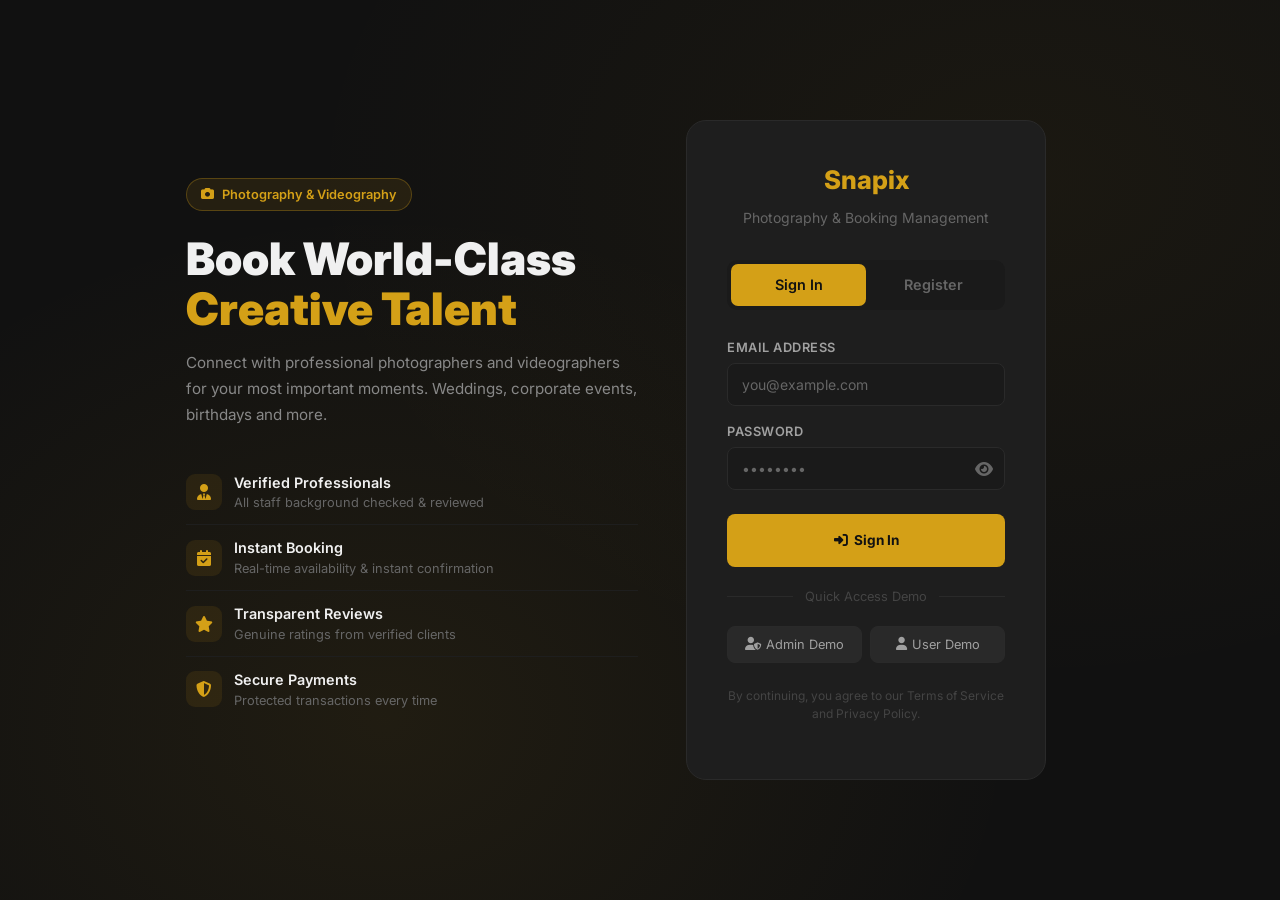
<file: frontend/bookings.html>
<!DOCTYPE html>
<html lang="en">
<head>
<meta charset="UTF-8">
<meta name="viewport" content="width=device-width, initial-scale=1.0">
<title>Bookings — Snapix</title>
<link href="https://fonts.googleapis.com/css2?family=Inter:wght@300;400;500;600;700;800;900&display=swap" rel="stylesheet">
<link href="https://cdnjs.cloudflare.com/ajax/libs/font-awesome/6.5.0/css/all.min.css" rel="stylesheet">
<link href="https://cdn.jsdelivr.net/npm/bootstrap@5.3.2/dist/css/bootstrap.min.css" rel="stylesheet">
<link href="css/style.css" rel="stylesheet">
</head>
<body>
<div id="sidebar-root"></div>

<div class="main-content fade-in">
    <div class="page-header d-flex justify-content-between align-items-center">
        <div>
            <h1 class="page-title">My Bookings</h1>
            <p class="page-subtitle">Review and manage your scheduled events and past memories.</p>
        </div>
        <a href="booking-form.html" class="btn-gold"><i class="fas fa-plus"></i> New Booking</a>
    </div>

    <!-- Filters -->
    <div class="card-dark mb-4">
        <div class="row g-3 align-items-end">
            <div class="col-md-4">
                <div class="search-bar">
                    <i class="fas fa-search"></i>
                    <input type="text" class="form-control-dark" id="searchInput" placeholder="Search by location, ID..." oninput="applyFilter()">
                </div>
            </div>
            <div class="col-md-3">
                <select class="form-control-dark" id="statusFilter" onchange="applyFilter()">
                    <option value="">All Statuses</option>
                    <option value="PENDING">Pending</option>
                    <option value="CONFIRMED">Confirmed</option>
                    <option value="CANCELLED">Cancelled</option>
                    <option value="COMPLETED">Completed</option>
                </select>
            </div>
            <div class="col-md-3">
                <input type="date" class="form-control-dark" id="dateFilter" onchange="applyFilter()">
            </div>
            <div class="col-md-2">
                <button class="btn-ghost w-100" onclick="clearFilters()"><i class="fas fa-times"></i> Clear</button>
            </div>
        </div>
    </div>

    <!-- Tab bar -->
    <div class="tab-bar mb-4">
        <button class="tab-item active" id="tabUpcoming" onclick="switchView('upcoming')">Upcoming Events</button>
        <button class="tab-item" id="tabPast" onclick="switchView('past')">Past Memories</button>
        <button class="tab-item" id="tabAll" onclick="switchView('all')">All Bookings</button>
    </div>

    <!-- Bookings list -->
    <div id="bookingsList">
        <div class="empty-state"><div class="spinner-gold mx-auto"></div></div>
    </div>
</div>

<!-- Edit Modal -->
<div class="modal fade modal-dark" id="editModal" tabindex="-1">
    <div class="modal-dialog modal-dialog-centered">
        <div class="modal-content">
            <div class="modal-header">
                <h5 class="modal-title"><i class="fas fa-edit me-2" style="color:#D4A017"></i> Booking Details</h5>
                <button type="button" class="btn-close" data-bs-dismiss="modal"></button>
            </div>
            <div class="modal-body" id="editModalBody">
            </div>
            <div class="modal-footer">
                <button class="btn-ghost" data-bs-dismiss="modal">Close</button>
                <button class="btn-gold" id="confirmBtn"><i class="fas fa-check"></i> Confirm Booking</button>
                <button class="btn-danger-ghost" id="cancelBtn"><i class="fas fa-times"></i> Cancel Booking</button>
            </div>
        </div>
    </div>
</div>

<script src="https://cdn.jsdelivr.net/npm/bootstrap@5.3.2/dist/js/bootstrap.bundle.min.js"></script>
<script src="js/api.js"></script>
<script src="js/sidebar.js"></script>
<script>
initPage('bookings');

let allBookings = [];
let currentView = 'upcoming';

async function loadBookings() {
    try {
        allBookings = await API.bookings.getAll();
        applyFilter();
    } catch(e) { Toast.error('Failed to load bookings'); }
}

function switchView(view) {
    currentView = view;
    document.getElementById('tabUpcoming').classList.toggle('active', view==='upcoming');
    document.getElementById('tabPast').classList.toggle('active', view==='past');
    document.getElementById('tabAll').classList.toggle('active', view==='all');
    applyFilter();
}

function applyFilter() {
    const search = document.getElementById('searchInput').value.toLowerCase();
    const status = document.getElementById('statusFilter').value;
    const date   = document.getElementById('dateFilter').value;
    const today  = new Date().toISOString().split('T')[0];

    let list = [...allBookings];

    if (currentView === 'upcoming') list = list.filter(b => b.eventDate >= today && b.status !== 'CANCELLED');
    if (currentView === 'past')     list = list.filter(b => b.eventDate < today || b.status === 'COMPLETED');
    if (status) list = list.filter(b => b.status === status);
    if (date)   list = list.filter(b => b.eventDate === date);
    if (search) list = list.filter(b =>
        String(b.id).includes(search) ||
        (b.location || '').toLowerCase().includes(search) ||
        (b.notes || '').toLowerCase().includes(search)
    );

    renderBookings(list);
}

function clearFilters() {
    document.getElementById('searchInput').value = '';
    document.getElementById('statusFilter').value = '';
    document.getElementById('dateFilter').value = '';
    applyFilter();
}

function renderBookings(list) {
    if (!list.length) {
        document.getElementById('bookingsList').innerHTML = `
            <div class="empty-state">
                <i class="fas fa-calendar-times"></i>
                <h5>No bookings found</h5>
                <p>Try adjusting your filters or create a new booking</p>
                <a href="booking-form.html" class="btn-gold mt-3"><i class="fas fa-plus"></i> New Booking</a>
            </div>`;
        return;
    }

    const today = new Date().toISOString().split('T')[0];
    document.getElementById('bookingsList').innerHTML = list.map(b => {
        const d = b.eventDate ? new Date(b.eventDate) : null;
        return `
        <div class="booking-card" style="cursor:pointer" onclick="openDetail(${b.id})">
            <div style="min-width:60px;text-align:center">
                ${d ? `
                <div style="font-size:.7rem;text-transform:uppercase;letter-spacing:1px;color:#D4A017;font-weight:700">${d.toLocaleString('default',{month:'short'})}</div>
                <div style="font-size:2.2rem;font-weight:800;color:#F0F0F0;line-height:1">${d.getDate().toString().padStart(2,'0')}</div>
                <div style="font-size:.7rem;color:#555">${d.getFullYear()}</div>
                ` : '<div style="font-size:1.5rem;color:#444">?</div>'}
            </div>
            <div style="flex:1">
                <div style="display:flex;align-items:center;gap:10px;margin-bottom:6px">
                    <span style="font-size:1.1rem;font-weight:800;color:#F0F0F0">Booking #${b.id}</span>
                    ${Utils.statusBadge(b.status)}
                </div>
                <div style="font-size:.85rem;color:#888;margin-bottom:4px">
                    <i class="fas fa-map-marker-alt me-1" style="color:#D4A017"></i>${b.location || 'Location TBD'}
                    &nbsp;•&nbsp;
                    <i class="fas fa-dollar-sign me-1" style="color:#2ECC71"></i>${b.totalAmount?.toFixed(2) || '0.00'}
                </div>
                <div style="font-size:.78rem;color:#555">
                    Team: ${b.staffNames?.join(', ') || b.staffIds?.join(', ') || '—'} &nbsp;|&nbsp; Package ID: ${b.packageId || '—'}
                </div>
                ${b.notes ? `<div style="font-size:.78rem;color:#555;margin-top:6px;font-style:italic;border-left:2px solid #2a2a2a;padding-left:10px">${b.notes}</div>` : ''}
            </div>
            <div style="display:flex;flex-direction:column;gap:8px;align-items:flex-end">
                <div style="font-size:.7rem;color:#555">${Utils.formatDateTime(b.createdAt)}</div>
                <div style="display:flex;gap:6px">
                    ${(b.status === 'PENDING' || b.status === 'CONFIRMED') ? `<button class="btn-ghost" style="padding:6px 12px" onclick="event.stopPropagation(); window.location.href='booking-form.html?edit=${b.id}'" title="Edit Booking"><i class="fas fa-edit"></i></button>` : ''}
                    ${(Auth.getUser()?.role === 'ADMIN' || Auth.getUser()?.role === 'SUPER_ADMIN') && b.status === 'PENDING' ? `<button class="btn-gold" style="padding:6px 12px;font-size:.78rem" onclick="event.stopPropagation();quickConfirm(${b.id})"><i class="fas fa-check"></i> Confirm</button>` : ''}
                    ${(b.status === 'PENDING' || b.status === 'CONFIRMED') ? `<button class="btn-danger-ghost" style="padding:6px 12px" onclick="event.stopPropagation();quickCancel(${b.id})"><i class="fas fa-times"></i></button>` : ''}
                    ${(Auth.getUser()?.role === 'ADMIN' || Auth.getUser()?.role === 'SUPER_ADMIN') && b.status === 'CONFIRMED' && b.eventDate <= today ? `<button class="btn-ghost" style="padding:6px 12px;font-size:.78rem" onclick="event.stopPropagation();quickComplete(${b.id})"><i class="fas fa-flag-checkered"></i> Complete</button>` : ''}
                </div>
            </div>
        </div>`;
    }).join('');
}

let currentBookingId = null;

function openDetail(id) {
    const b = allBookings.find(x => x.id === id);
    if (!b) return;
    currentBookingId = id;

    document.getElementById('editModalBody').innerHTML = `
        <div class="row g-3">
            <div class="col-6"><div style="font-size:.72rem;color:#666;text-transform:uppercase">Booking ID</div><div style="font-weight:700;color:#D4A017">#${b.id}</div></div>
            <div class="col-6"><div style="font-size:.72rem;color:#666;text-transform:uppercase">Status</div>${Utils.statusBadge(b.status)}</div>
            <div class="col-6"><div style="font-size:.72rem;color:#666;text-transform:uppercase">Event Date</div><div style="font-weight:600">${Utils.formatDate(b.eventDate)}</div></div>
            <div class="col-6"><div style="font-size:.72rem;color:#666;text-transform:uppercase">Amount</div><div style="font-weight:700;color:#2ECC71;font-size:1.1rem">$${b.totalAmount?.toFixed(2)||'0.00'}</div></div>
            <div class="col-12"><div style="font-size:.72rem;color:#666;text-transform:uppercase">Location</div><div style="font-weight:600">${b.location||'—'}</div></div>
            <div class="col-6"><div style="font-size:.72rem;color:#666;text-transform:uppercase">Customer</div><div>${b.userName || b.userId || '—'}</div></div>
            <div class="col-6"><div style="font-size:.72rem;color:#666;text-transform:uppercase">Team Members</div><div>${b.staffNames?.join(', ') || b.staffIds?.join(', ') || '—'}</div></div>
            <div class="col-6"><div style="font-size:.72rem;color:#666;text-transform:uppercase">Package ID</div><div>${b.packageId||'—'}</div></div>
            <div class="col-6"><div style="font-size:.72rem;color:#666;text-transform:uppercase">Created</div><div style="font-size:.8rem">${Utils.formatDateTime(b.createdAt)}</div></div>
            ${b.notes ? `<div class="col-12"><div style="font-size:.72rem;color:#666;text-transform:uppercase">Notes</div><div style="font-style:italic;color:#888">${b.notes}</div></div>` : ''}
        </div>`;

    const confirmBtn = document.getElementById('confirmBtn');
    const cancelBtn  = document.getElementById('cancelBtn');
    const editBtn    = document.createElement('button');
    editBtn.className = 'btn-outline-gold';
    editBtn.innerHTML = '<i class="fas fa-edit"></i> Edit Booking';
    editBtn.onclick   = () => window.location.href = `booking-form.html?edit=${id}`;
    
    // Clear previous dynamic buttons if any
    const footer = document.querySelector('#editModal .modal-footer');
    footer.querySelectorAll('.dynamic-btn').forEach(b => b.remove());
    editBtn.classList.add('dynamic-btn');

    const isAdmin = Auth.getUser()?.role === 'ADMIN' || Auth.getUser()?.role === 'SUPER_ADMIN';
    
    confirmBtn.style.display = (isAdmin && b.status === 'PENDING') ? 'flex' : 'none';
    cancelBtn.style.display  = (b.status === 'PENDING' || b.status === 'CONFIRMED') ? 'flex' : 'none';
    
    if (b.status === 'PENDING' || b.status === 'CONFIRMED') {
        footer.insertBefore(editBtn, confirmBtn);
    }

    confirmBtn.onclick = () => quickConfirm(id);
    cancelBtn.onclick  = () => quickCancel(id);

    new bootstrap.Modal(document.getElementById('editModal')).show();
}

async function quickConfirm(id) {
    try {
        await API.bookings.confirm(id);
        Toast.success(`Booking #${id} confirmed!`);
        bootstrap.Modal.getInstance(document.getElementById('editModal'))?.hide();
        await loadBookings();
    } catch(e) { Toast.error(e.message); }
}

async function quickCancel(id) {
    if (!await Utils.confirmDialog(`Cancel booking #${id}?`)) return;
    try {
        await API.bookings.cancel(id);
        Toast.info(`Booking #${id} cancelled`);
        bootstrap.Modal.getInstance(document.getElementById('editModal'))?.hide();
        await loadBookings();
    } catch(e) { Toast.error(e.message); }
}

async function quickComplete(id) {
    if (!await Utils.confirmDialog(`Mark booking #${id} as completed?`)) return;
    try {
        await API.bookings.complete(id);
        Toast.success(`Booking #${id} completed!`);
        await loadBookings();
    } catch(e) { Toast.error(e.message); }
}

loadBookings();
</script>
</body>
</html>
</file>
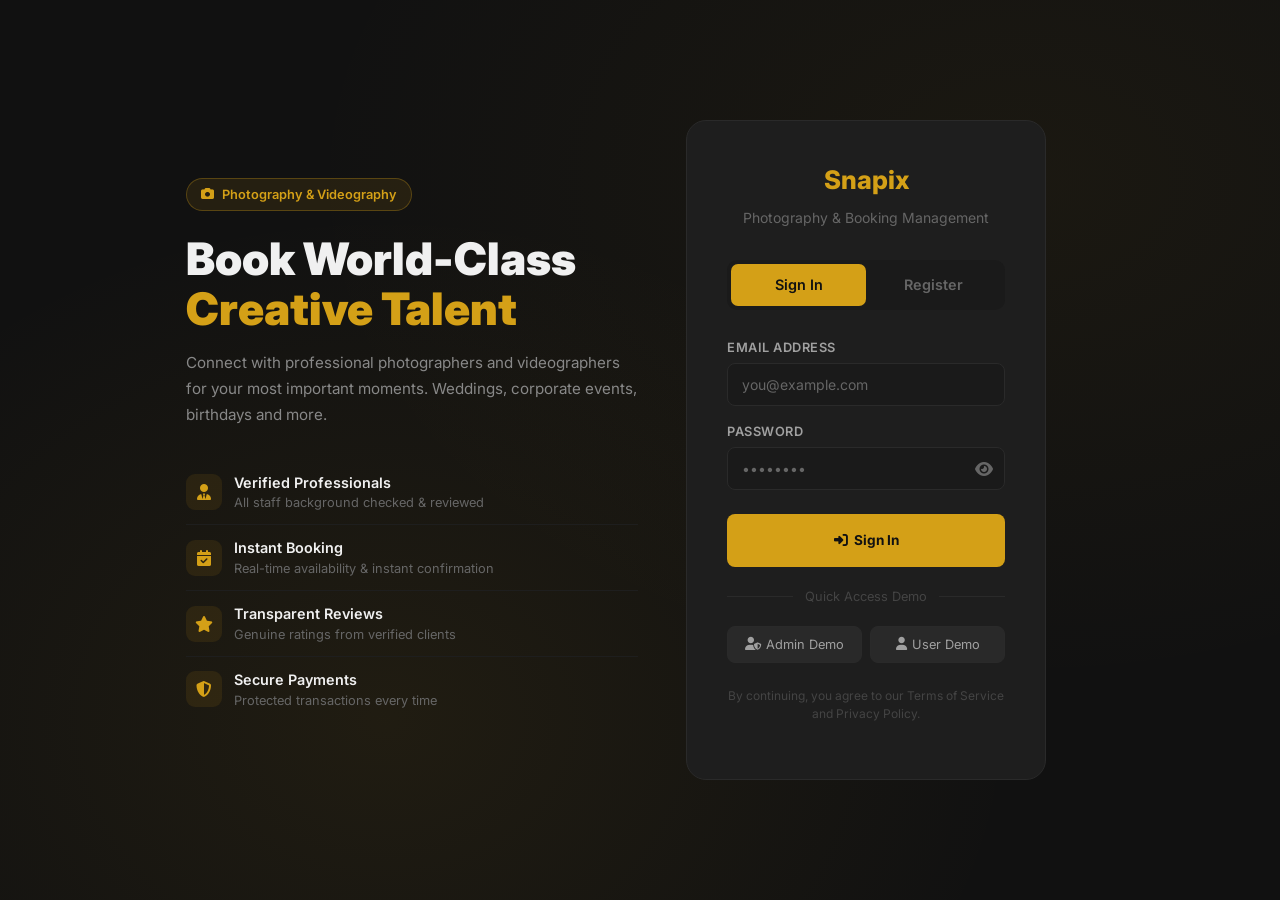
<file: frontend/dashboard.html>
<!DOCTYPE html>
<html lang="en">
<head>
<meta charset="UTF-8">
<meta name="viewport" content="width=device-width, initial-scale=1.0">
<title>My Dashboard — Snapix</title>
<link href="https://fonts.googleapis.com/css2?family=Inter:wght@300;400;500;600;700;800;900&display=swap" rel="stylesheet">
<link href="https://cdnjs.cloudflare.com/ajax/libs/font-awesome/6.5.0/css/all.min.css" rel="stylesheet">
<link href="https://cdn.jsdelivr.net/npm/bootstrap@5.3.2/dist/css/bootstrap.min.css" rel="stylesheet">
<link href="css/style.css" rel="stylesheet">
</head>
<body>
<div id="sidebar-root"></div>

<div class="main-content fade-in">
    <div class="page-header d-flex justify-content-between align-items-center">
        <div>
            <h1 class="page-title" id="welcomeMsg">Welcome back!</h1>
            <p class="page-subtitle">Here's an overview of your bookings and activity.</p>
        </div>
        <button class="btn-gold" onclick="window.location.href='booking-form.html'">
            <i class="fas fa-plus"></i> New Booking
        </button>
    </div>

    <!-- Quick stats -->
    <div class="row g-3 mb-4">
        <div class="col-sm-6 col-lg-3">
            <div class="stat-card">
                <div class="stat-icon"><i class="fas fa-calendar-alt"></i></div>
                <div class="stat-label">My Bookings</div>
                <div class="stat-value" id="myTotal">—</div>
                <div class="stat-sub">All time</div>
            </div>
        </div>
        <div class="col-sm-6 col-lg-3">
            <div class="stat-card">
                <div class="stat-icon" style="background:rgba(46,204,113,.15);color:#2ECC71"><i class="fas fa-check-circle"></i></div>
                <div class="stat-label">Confirmed</div>
                <div class="stat-value" id="myConfirmed">—</div>
                <div class="stat-sub">Ready to go</div>
            </div>
        </div>
        <div class="col-sm-6 col-lg-3">
            <div class="stat-card">
                <div class="stat-icon" style="background:rgba(240,192,64,.15);color:#F0C040"><i class="fas fa-clock"></i></div>
                <div class="stat-label">Pending</div>
                <div class="stat-value" id="myPending">—</div>
                <div class="stat-sub">Awaiting confirmation</div>
            </div>
        </div>
        <div class="col-sm-6 col-lg-3">
            <div class="stat-card">
                <div class="stat-icon" style="background:rgba(52,152,219,.15);color:#3498DB"><i class="fas fa-flag-checkered"></i></div>
                <div class="stat-label">Completed</div>
                <div class="stat-value" id="myCompleted">—</div>
                <div class="stat-sub">Finished events</div>
            </div>
        </div>
    </div>

    <div class="row g-3">
        <!-- My Bookings -->
        <div class="col-lg-8">
            <div class="card-dark">
                <div class="d-flex justify-content-between align-items-center mb-4">
                    <h5 style="font-weight:700;font-size:1rem;margin:0">My Upcoming Events</h5>
                    <a href="bookings.html" class="btn-ghost">View All</a>
                </div>
                <div id="myBookingsList">
                    <div class="empty-state"><div class="spinner-gold mx-auto"></div></div>
                </div>
            </div>
        </div>

        <!-- Quick Actions + Available Staff -->
        <div class="col-lg-4">
            <div class="card-dark mb-3">
                <h5 style="font-weight:700;font-size:.9rem;margin-bottom:16px;color:#888;text-transform:uppercase;letter-spacing:.5px">Quick Actions</h5>
                <div style="display:flex;flex-direction:column;gap:8px">
                    <a href="booking-form.html" class="btn-gold justify-content-center py-3">
                        <i class="fas fa-calendar-plus"></i> Create New Booking
                    </a>
                    <a href="packages.html" class="btn-outline-gold justify-content-center py-3">
                        <i class="fas fa-box-open"></i> Browse Packages
                    </a>
                    <a href="media-staff.html" class="btn-ghost justify-content-center py-3">
                        <i class="fas fa-camera"></i> Find Photographer
                    </a>
                    <a href="reviews.html" class="btn-ghost justify-content-center py-3">
                        <i class="fas fa-star"></i> Write a Review
                    </a>
                </div>
            </div>

            <div class="card-dark">
                <h5 style="font-weight:700;font-size:.9rem;margin-bottom:16px;color:#888;text-transform:uppercase;letter-spacing:.5px">Available Staff</h5>
                <div id="availableStaffList">
                    <div class="spinner-gold mx-auto" style="width:24px;height:24px"></div>
                </div>
            </div>
        </div>
    </div>
</div>

<script src="https://cdn.jsdelivr.net/npm/bootstrap@5.3.2/dist/js/bootstrap.bundle.min.js"></script>
<script src="js/api.js"></script>
<script src="js/sidebar.js"></script>
<script>
initPage('dashboard');

const currentUser = Auth.getUser();
if (currentUser) {
    document.getElementById('welcomeMsg').textContent = `Welcome back, ${currentUser.fullName?.split(' ')[0]}!`;
}

async function loadDashboard() {
    try {
        const [allBookings, availStaff] = await Promise.all([
            API.bookings.getAll(),
            API.staff.getAvailable()
        ]);

        // Backend already filters user's bookings (only show bookings matching the current user)
        const myBookings = allBookings;

        document.getElementById('myTotal').textContent     = myBookings.length;
        document.getElementById('myConfirmed').textContent = myBookings.filter(b => b.status === 'CONFIRMED').length;
        document.getElementById('myPending').textContent   = myBookings.filter(b => b.status === 'PENDING').length;
        document.getElementById('myCompleted').textContent = myBookings.filter(b => b.status === 'COMPLETED').length;

        renderMyBookings(myBookings.filter(b => b.status !== 'CANCELLED').slice(0, 5));
        renderAvailableStaff(availStaff.slice(0, 4));

    } catch(e) { console.error(e); Toast.error('Failed to load dashboard'); }
}

function renderMyBookings(list) {
    if (!list.length) {
        document.getElementById('myBookingsList').innerHTML = `
            <div class="empty-state">
                <i class="fas fa-calendar-times"></i>
                <h5>No upcoming bookings</h5>
                <p>Create your first booking to get started</p>
                <a href="booking-form.html" class="btn-gold mt-3"><i class="fas fa-plus"></i> Create Booking</a>
            </div>`;
        return;
    }
    document.getElementById('myBookingsList').innerHTML = list.map(b => {
        const d = b.eventDate ? new Date(b.eventDate) : null;
        return `
        <div class="booking-card">
            ${d ? `<div class="booking-date-block">
                <div class="booking-date-month">${d.toLocaleString('default',{month:'short'})}</div>
                <div class="booking-date-day">${d.getDate()}</div>
                <div class="booking-date-year">${d.getFullYear()}</div>
            </div>` : '<div class="booking-date-block"><div class="booking-date-day">?</div></div>'}
            <div style="flex:1">
                <div style="display:flex;justify-content:space-between;align-items:center;margin-bottom:4px">
                    <div style="font-weight:700;font-size:.9rem;color:#F0F0F0">Booking #${b.id}</div>
                    ${Utils.statusBadge(b.status)}
                </div>
                <div style="font-size:.8rem;color:#666">${b.location || 'Location TBD'} • $${b.totalAmount?.toFixed(2) || '0.00'}</div>
                ${b.notes ? `<div style="font-size:.75rem;color:#555;margin-top:4px;font-style:italic">"${b.notes.substring(0,50)}..."</div>` : ''}
            </div>
            <div style="display:flex;flex-direction:column;gap:6px">
                ${b.status === 'COMPLETED' ? `<a href="reviews.html" class="btn-gold" style="font-size:.75rem;padding:6px 12px"><i class="fas fa-star"></i> Review</a>` : ''}
                ${b.status === 'PENDING' || b.status === 'CONFIRMED' ? `<button class="btn-danger-ghost" onclick="cancelMyBooking(${b.id})" style="font-size:.75rem"><i class="fas fa-times"></i> Cancel</button>` : ''}
            </div>
        </div>`;
    }).join('');
}

function renderAvailableStaff(list) {
    if (!list.length) {
        document.getElementById('availableStaffList').innerHTML = '<p style="color:#444;font-size:.8rem;text-align:center">No staff currently available</p>';
        return;
    }
    document.getElementById('availableStaffList').innerHTML = list.map(s => `
        <div style="display:flex;align-items:center;gap:10px;padding:8px 0;border-bottom:1px solid #1e1e1e">
            ${Utils.avatarHtml(s.name, 32)}
            <div style="flex:1">
                <div style="font-size:.85rem;font-weight:600;color:#F0F0F0">${s.name}</div>
                <div style="font-size:.72rem;color:#666">${s.type} • $${s.pricePerDay}/day</div>
            </div>
            <span class="badge-status badge-active" style="font-size:.65rem">Free</span>
        </div>
    `).join('');
}

async function cancelMyBooking(id) {
    if (!await Utils.confirmDialog(`Cancel booking #${id}?`)) return;
    try {
        await API.bookings.cancel(id);
        Toast.success('Booking cancelled');
        loadDashboard();
    } catch(e) { Toast.error(e.message); }
}

loadDashboard();
</script>
</body>
</html>
</file>
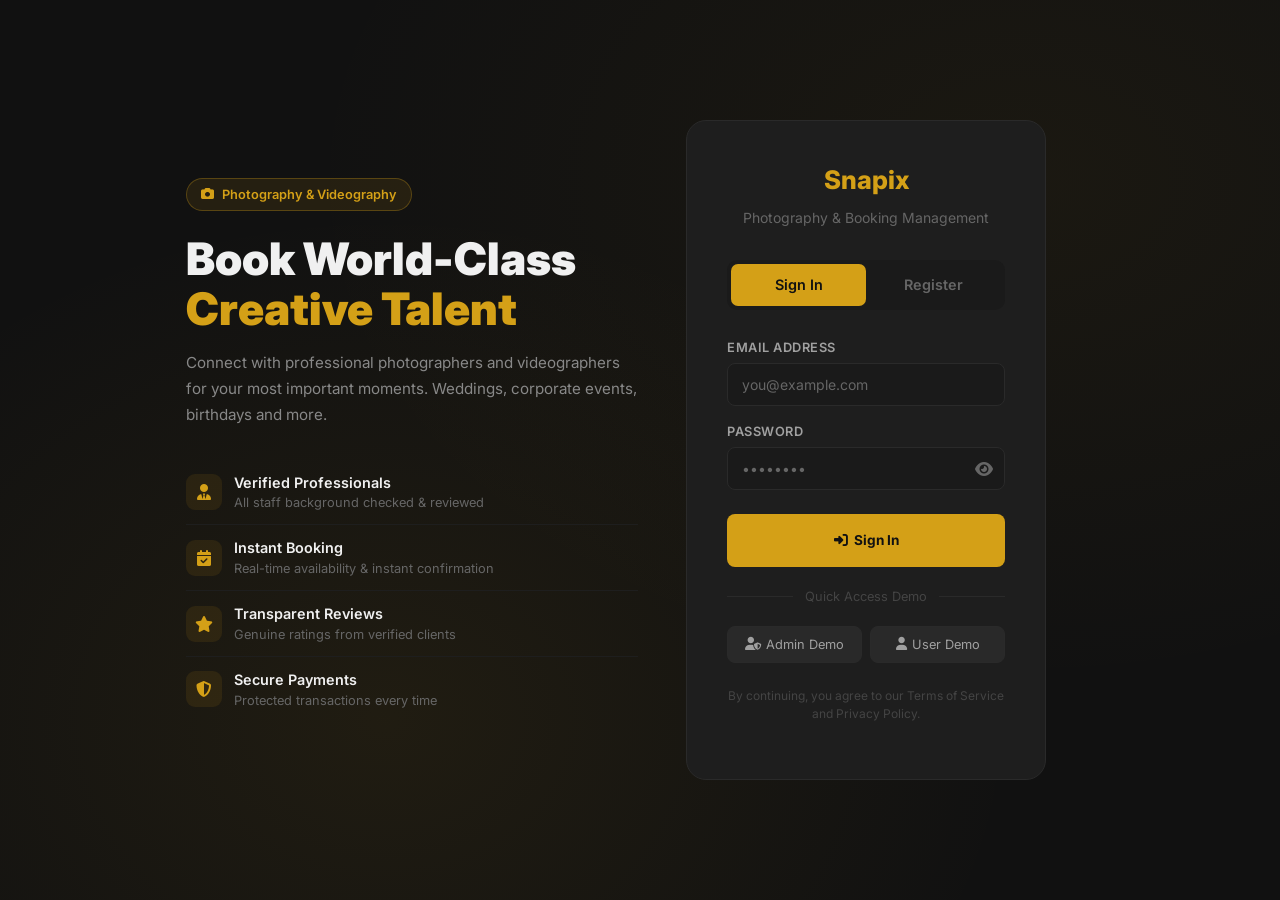
<file: frontend/media-staff.html>
<!DOCTYPE html>
<html lang="en">
<head>
<meta charset="UTF-8">
<meta name="viewport" content="width=device-width, initial-scale=1.0">
<title>Media Staff — Snapix</title>
<link href="https://fonts.googleapis.com/css2?family=Inter:wght@300;400;500;600;700;800;900&display=swap" rel="stylesheet">
<link href="https://cdnjs.cloudflare.com/ajax/libs/font-awesome/6.5.0/css/all.min.css" rel="stylesheet">
<link href="https://cdn.jsdelivr.net/npm/bootstrap@5.3.2/dist/css/bootstrap.min.css" rel="stylesheet">
<link href="css/style.css" rel="stylesheet">
<style>
.staff-grid-card { background:#1e1e1e; border:1px solid #2a2a2a; border-radius:14px; padding:20px; transition:all .2s; }
.staff-grid-card:hover { border-color:rgba(212,160,23,.4); transform:translateY(-2px); }
.price-pill { display:inline-flex; align-items:center; background:rgba(212,160,23,.1); color:#D4A017; border:1px solid rgba(212,160,23,.2); border-radius:20px; padding:4px 12px; font-size:.8rem; font-weight:700; }
</style>
</head>
<body>
<div id="sidebar-root"></div>

<div class="main-content fade-in">
    <div class="page-header d-flex justify-content-between align-items-center">
        <div>
            <h1 class="page-title">Media Gallery</h1>
            <p class="page-subtitle">Manage photographers and videographers.</p>
        </div>
        <div id="adminActions"></div>
    </div>

    <!-- Stats Row -->
    <div class="row g-3 mb-4">
        <div class="col-sm-4">
            <div class="stat-card">
                <div class="stat-icon"><i class="fas fa-users"></i></div>
                <div class="stat-label">Total Staff</div>
                <div class="stat-value" id="totalStaff">—</div>
            </div>
        </div>
        <div class="col-sm-4">
            <div class="stat-card">
                <div class="stat-icon"><i class="fas fa-camera"></i></div>
                <div class="stat-label">Photographers</div>
                <div class="stat-value" id="totalPhoto">—</div>
            </div>
        </div>
        <div class="col-sm-4">
            <div class="stat-card">
                <div class="stat-icon"><i class="fas fa-video"></i></div>
                <div class="stat-label">Videographers</div>
                <div class="stat-value" id="totalVideo">—</div>
            </div>
        </div>
    </div>

    <!-- Filters -->
    <div class="card-dark mb-4">
        <div class="row g-3 align-items-end">
            <div class="col-md-4">
                <div class="search-bar">
                    <i class="fas fa-search"></i>
                    <input type="text" class="form-control-dark" id="searchInput" placeholder="Search by name, specialization..." oninput="applyFilter()">
                </div>
            </div>
            <div class="col-md-3">
                <select class="form-control-dark" id="typeFilter" onchange="applyFilter()">
                    <option value="">All Types</option>
                    <option value="PHOTOGRAPHER">Photographers</option>
                    <option value="VIDEOGRAPHER">Videographers</option>
                </select>
            </div>
            <div class="col-md-3">
                <select class="form-control-dark" id="availFilter" onchange="applyFilter()">
                    <option value="">All Availability</option>
                    <option value="true">Available</option>
                    <option value="false">Unavailable</option>
                </select>
            </div>
            <div class="col-md-2">
                <div style="display:flex;gap:8px">
                    <button class="btn-ghost" id="viewGrid" onclick="setView('grid')" title="Grid"><i class="fas fa-th-large"></i></button>
                    <button class="btn-ghost" id="viewList" onclick="setView('list')" title="List"><i class="fas fa-list"></i></button>
                </div>
            </div>
        </div>
    </div>

    <div id="staffContainer">
        <div class="empty-state"><div class="spinner-gold mx-auto"></div></div>
    </div>
</div>

<!-- Add/Edit Modal -->
<div class="modal fade modal-dark" id="staffModal" tabindex="-1">
    <div class="modal-dialog modal-dialog-centered modal-lg">
        <div class="modal-content">
            <div class="modal-header">
                <h5 class="modal-title" id="staffModalTitle"><i class="fas fa-camera me-2" style="color:#D4A017"></i> Add Staff Member</h5>
                <button type="button" class="btn-close" data-bs-dismiss="modal"></button>
            </div>
            <div class="modal-body">
                <input type="hidden" id="staffId">
                <div class="row g-3">
                    <div class="col-md-6">
                        <label class="form-label-dark">Full Name *</label>
                        <input type="text" id="staffName" class="form-control-dark" placeholder="Elena Rostova">
                    </div>
                    <div class="col-md-6">
                        <label class="form-label-dark">Staff Type *</label>
                        <select id="staffType" class="form-control-dark">
                            <option value="PHOTOGRAPHER">Photographer</option>
                            <option value="VIDEOGRAPHER">Videographer</option>
                        </select>
                    </div>
                    <div class="col-md-6">
                        <label class="form-label-dark">Specialization</label>
                        <input type="text" id="staffSpec" class="form-control-dark" placeholder="Wedding, Portrait, Drone...">
                    </div>
                    <div class="col-md-6">
                        <label class="form-label-dark">Price Per Day ($) *</label>
                        <input type="number" id="staffPrice" class="form-control-dark" placeholder="500" min="0">
                    </div>
                    <div class="col-md-6">
                        <label class="form-label-dark">Availability Schedule</label>
                        <input type="text" id="staffAvail" class="form-control-dark" placeholder="Weekdays, Weekends...">
                    </div>
                    <div class="col-md-6">
                        <label class="form-label-dark">Contact Info</label>
                        <input type="text" id="staffContact" class="form-control-dark" placeholder="Phone or Email">
                    </div>
                </div>
            </div>
            <div class="modal-footer">
                <button class="btn-ghost" data-bs-dismiss="modal">Cancel</button>
                <button class="btn-gold" id="staffSaveBtn" onclick="saveStaff()"><i class="fas fa-save"></i> Save</button>
            </div>
        </div>
    </div>
</div>

<script src="https://cdn.jsdelivr.net/npm/bootstrap@5.3.2/dist/js/bootstrap.bundle.min.js"></script>
<script src="js/api.js"></script>
<script src="js/sidebar.js"></script>
<script>
initPage('staff');

// Render "Add Staff" button for admins
if (Auth.getUser()?.role === 'ADMIN' || Auth.getUser()?.role === 'SUPER_ADMIN') {
    document.getElementById('adminActions').innerHTML = `
        <button class="btn-gold" data-bs-toggle="modal" data-bs-target="#staffModal" onclick="openAddModal()">
            <i class="fas fa-plus"></i> Add Staff
        </button>
    `;
}

let allStaff = [];
let currentView = 'grid';

async function loadStaff() {
    try {
        allStaff = await API.staff.getAll();
        const photo = allStaff.filter(s => s.type === 'PHOTOGRAPHER').length;
        const video = allStaff.filter(s => s.type === 'VIDEOGRAPHER').length;
        document.getElementById('totalStaff').textContent = allStaff.length;
        document.getElementById('totalPhoto').textContent = photo;
        document.getElementById('totalVideo').textContent = video;
        applyFilter();
    } catch(e) { Toast.error('Failed to load staff'); }
}

function setView(v) {
    currentView = v;
    document.getElementById('viewGrid').style.background = v === 'grid' ? 'rgba(212,160,23,.15)' : '';
    document.getElementById('viewList').style.background = v === 'list' ? 'rgba(212,160,23,.15)' : '';
    applyFilter();
}

function applyFilter() {
    const q     = document.getElementById('searchInput').value.toLowerCase();
    const type  = document.getElementById('typeFilter').value;
    const avail = document.getElementById('availFilter').value;

    let list = [...allStaff];
    if (q)     list = list.filter(s => s.name.toLowerCase().includes(q) || (s.specialization||'').toLowerCase().includes(q));
    if (type)  list = list.filter(s => s.type === type);
    if (avail) list = list.filter(s => String(s.isAvailable) === avail);

    renderStaff(list);
}

function renderStaff(list) {
    if (!list.length) {
        document.getElementById('staffContainer').innerHTML = `<div class="empty-state"><i class="fas fa-camera"></i><h5>No staff found</h5><p>Try adjusting your filters or add new staff</p></div>`;
        return;
    }

    if (currentView === 'grid') {
        document.getElementById('staffContainer').innerHTML = `
            <div class="row g-3">${list.map(s => `
            <div class="col-md-4 col-sm-6">
                <div class="staff-grid-card">
                    <div style="display:flex;align-items:center;gap:12px;margin-bottom:14px">
                        ${Utils.avatarHtml(s.name, 48)}
                        <div>
                            <div style="font-weight:700;color:#F0F0F0;font-size:.95rem">${s.name}</div>
                            <span class="badge-status ${s.type==='PHOTOGRAPHER'?'badge-gold':'badge-completed'}" style="font-size:.65rem;margin-top:2px">
                                <i class="fas ${s.type==='PHOTOGRAPHER'?'fa-camera':'fa-video'}" style="font-size:.55rem"></i> ${s.type}
                            </span>
                        </div>
                    </div>
                    ${s.specialization ? `<div style="font-size:.8rem;color:#666;margin-bottom:10px"><i class="fas fa-tag me-1" style="color:#D4A017;font-size:.7rem"></i>${s.specialization}</div>` : ''}
                    <div style="display:flex;justify-content:space-between;align-items:center;margin-bottom:12px">
                        <span class="price-pill">$${s.pricePerDay}/day</span>
                        ${Utils.activeBadge(s.isAvailable)}
                    </div>
                    ${s.availability ? `<div style="font-size:.75rem;color:#555;margin-bottom:12px"><i class="fas fa-calendar me-1"></i>${s.availability}</div>` : ''}
                    <div style="display:flex;gap:6px">
                        ${Auth.getUser()?.role === 'ADMIN' || Auth.getUser()?.role === 'SUPER_ADMIN' ? `
                        <button class="btn-outline-gold" style="flex:1;justify-content:center;font-size:.78rem" onclick="openEditModal(${s.id})"><i class="fas fa-edit"></i> Edit</button>
                        <button class="btn-ghost" style="padding:8px 10px;font-size:.78rem" onclick="toggleAvail(${s.id})" title="Toggle availability">
                            <i class="fas ${s.isAvailable ? 'fa-eye-slash' : 'fa-eye'}"></i>
                        </button>
                        <button class="btn-danger-ghost" style="padding:8px 10px" onclick="deleteStaff(${s.id})"><i class="fas fa-trash"></i></button>
                        ` : `
                        <button class="btn-gold" style="flex:1;justify-content:center;font-size:.78rem" onclick="window.location.href='booking-form.html?staff=${s.id}'">
                            <i class="fas fa-calendar-alt"></i> Book Talent
                        </button>
                        `}
                    </div>
                </div>
            </div>`).join('')}</div>`;
    } else {
        document.getElementById('staffContainer').innerHTML = `
            <div class="card-dark">
                <table class="table-dark-custom">
                    <thead><tr>
                        <th>Staff Member</th><th>Type</th><th>Specialization</th>
                        <th>Price/Day</th><th>Availability</th><th>Status</th><th>Actions</th>
                    </tr></thead>
                    <tbody>${list.map(s => `
                    <tr>
                        <td>
                            <div style="display:flex;align-items:center;gap:10px">
                                ${Utils.avatarHtml(s.name, 32)}
                                <div>
                                    <div style="font-weight:600;color:#F0F0F0;font-size:.875rem">${s.name}</div>
                                    <div style="font-size:.72rem;color:#555">${s.contactInfo||'—'}</div>
                                </div>
                            </div>
                        </td>
                        <td><span class="badge-status ${s.type==='PHOTOGRAPHER'?'badge-gold':'badge-completed'}" style="font-size:.65rem">${s.type}</span></td>
                        <td>${s.specialization||'—'}</td>
                        <td style="color:#D4A017;font-weight:700">$${s.pricePerDay}</td>
                        <td style="font-size:.8rem;color:#888">${s.availability||'—'}</td>
                        <td>${Utils.activeBadge(s.isAvailable)}</td>
                        <td>
                            <div style="display:flex;gap:6px">
                                ${Auth.getUser()?.role === 'ADMIN' || Auth.getUser()?.role === 'SUPER_ADMIN' ? `
                                <button class="btn-ghost" style="padding:5px 10px;font-size:.75rem" onclick="openEditModal(${s.id})"><i class="fas fa-edit"></i></button>
                                <button class="btn-ghost" style="padding:5px 10px;font-size:.75rem" onclick="toggleAvail(${s.id})"><i class="fas fa-toggle-${s.isAvailable?'on':'off'}"></i></button>
                                <button class="btn-danger-ghost" style="padding:5px 10px" onclick="deleteStaff(${s.id})"><i class="fas fa-trash"></i></button>
                                ` : `
                                <button class="btn-ghost" style="padding:5px 10px;font-size:.75rem" onclick="window.location.href='booking-form.html?staff=${s.id}'"><i class="fas fa-calendar-plus"></i></button>
                                `}
                            </div>
                        </td>
                    </tr>`).join('')}</tbody>
                </table>
            </div>`;
    }
}

function openAddModal() {
    document.getElementById('staffModalTitle').innerHTML = '<i class="fas fa-plus me-2" style="color:#D4A017"></i> Add Staff Member';
    document.getElementById('staffId').value = '';
    ['staffName','staffSpec','staffAvail','staffContact'].forEach(id => document.getElementById(id).value = '');
    document.getElementById('staffType').value = 'PHOTOGRAPHER';
    document.getElementById('staffPrice').value = '';
}

function openEditModal(id) {
    const s = allStaff.find(x => x.id === id);
    if (!s) return;
    document.getElementById('staffModalTitle').innerHTML = '<i class="fas fa-edit me-2" style="color:#D4A017"></i> Edit Staff Member';
    document.getElementById('staffId').value      = s.id;
    document.getElementById('staffName').value    = s.name;
    document.getElementById('staffType').value    = s.type;
    document.getElementById('staffSpec').value    = s.specialization || '';
    document.getElementById('staffPrice').value   = s.pricePerDay;
    document.getElementById('staffAvail').value   = s.availability || '';
    document.getElementById('staffContact').value = s.contactInfo || '';
    new bootstrap.Modal(document.getElementById('staffModal')).show();
}

async function saveStaff() {
    const name  = document.getElementById('staffName').value.trim();
    const price = parseFloat(document.getElementById('staffPrice').value);
    if (!name || !price) { Toast.warning('Name and price are required'); return; }

    const body = {
        name, price, type: document.getElementById('staffType').value,
        specialization: document.getElementById('staffSpec').value,
        pricePerDay: price,
        availability: document.getElementById('staffAvail').value,
        contactInfo: document.getElementById('staffContact').value
    };

    const btn = document.getElementById('staffSaveBtn');
    btn.disabled = true;
    btn.innerHTML = '<div class="spinner-gold" style="width:16px;height:16px"></div>';

    try {
        const id = document.getElementById('staffId').value;
        if (id) {
            await API.staff.update(id, body);
            Toast.success('Staff updated successfully');
        } else {
            await API.staff.create(body);
            Toast.success('Staff member added!');
        }
        bootstrap.Modal.getInstance(document.getElementById('staffModal'))?.hide();
        await loadStaff();
    } catch(e) { Toast.error(e.message || 'Failed to save'); }
    finally { btn.disabled = false; btn.innerHTML = '<i class="fas fa-save"></i> Save'; }
}

async function toggleAvail(id) {
    try {
        await API.staff.toggle(id);
        const s = allStaff.find(x => x.id === id);
        Toast.info(`${s?.name} is now ${s?.isAvailable ? 'unavailable' : 'available'}`);
        await loadStaff();
    } catch(e) { Toast.error(e.message); }
}

async function deleteStaff(id) {
    const s = allStaff.find(x => x.id === id);
    if (!await Utils.confirmDialog(`Remove ${s?.name}? This cannot be undone.`)) return;
    try {
        await API.staff.delete(id);
        Toast.success('Staff member removed');
        await loadStaff();
    } catch(e) { Toast.error(e.message); }
}

loadStaff();
</script>
</body>
</html>
</file>
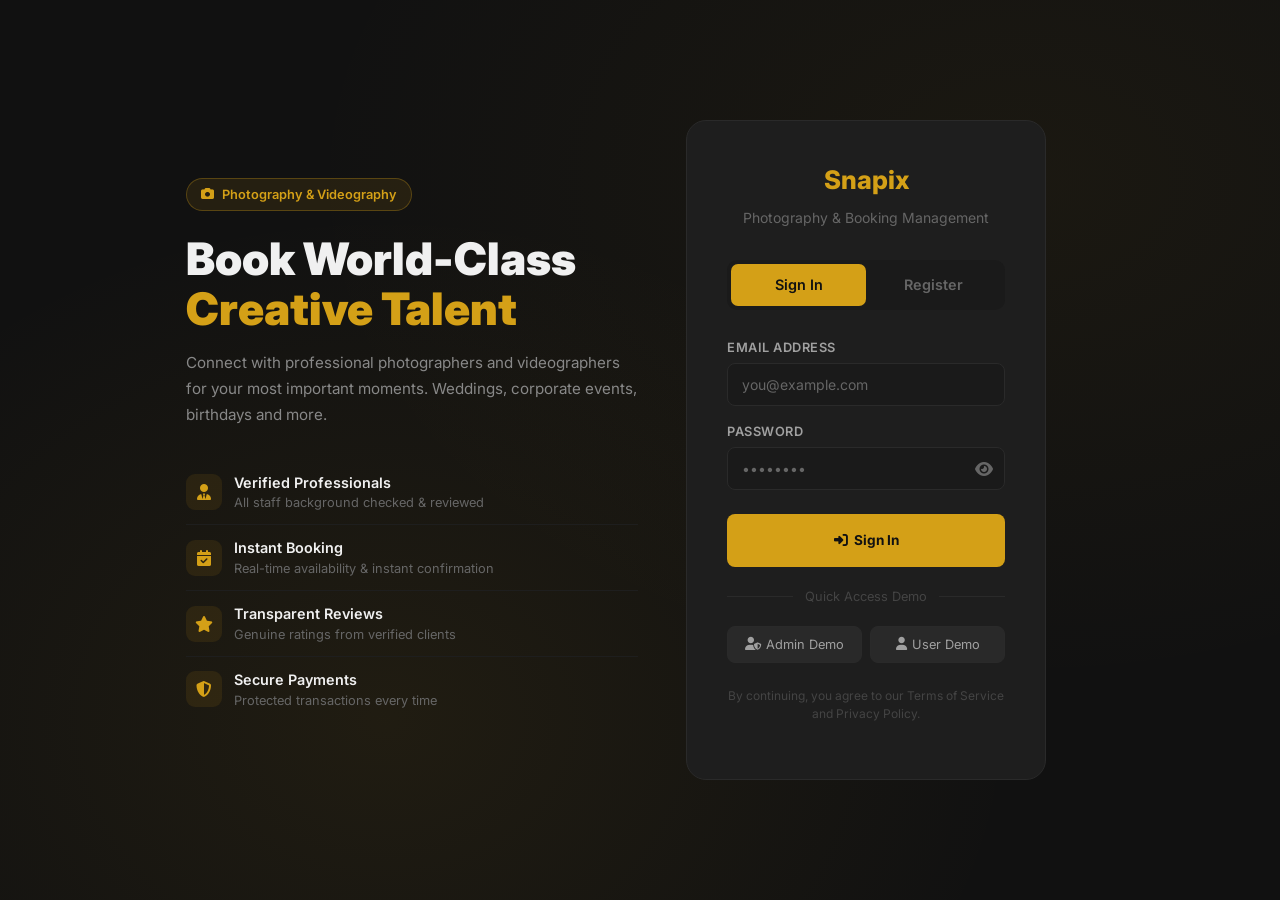
<file: frontend/packages.html>
<!DOCTYPE html>
<html lang="en">
<head>
<meta charset="UTF-8">
<meta name="viewport" content="width=device-width, initial-scale=1.0">
<title>Event Packages — Snapix</title>
<link href="https://fonts.googleapis.com/css2?family=Inter:wght@300;400;500;600;700;800;900&display=swap" rel="stylesheet">
<link href="https://cdnjs.cloudflare.com/ajax/libs/font-awesome/6.5.0/css/all.min.css" rel="stylesheet">
<link href="https://cdn.jsdelivr.net/npm/bootstrap@5.3.2/dist/css/bootstrap.min.css" rel="stylesheet">
<link href="css/style.css" rel="stylesheet">
<style>
.pkg-card { background:#1e1e1e; border:1px solid #2a2a2a; border-radius:14px; overflow:hidden; transition:all .2s; }
.pkg-card:hover { border-color:rgba(212,160,23,.4); transform:translateY(-3px); box-shadow:0 8px 32px rgba(0,0,0,.3); }
.pkg-header { padding:20px; background:linear-gradient(135deg, rgba(212,160,23,.12), rgba(212,160,23,.04)); border-bottom:1px solid #2a2a2a; }
.pkg-body { padding:18px; }
.pkg-feature { display:flex; align-items:center; gap:8px; font-size:.8rem; color:#888; padding:4px 0; }
.pkg-feature i { color:#D4A017; width:14px; font-size:.75rem; }
.pkg-price { font-size:2rem; font-weight:900; color:#D4A017; }
</style>
</head>
<body>
<div id="sidebar-root"></div>

<div class="main-content fade-in">
    <div class="page-header d-flex justify-content-between align-items-center">
        <div>
            <h1 class="page-title">Event Packages</h1>
            <p class="page-subtitle">Photography and videography service packages for every occasion.</p>
        </div>
        <div id="adminActions"></div>
    </div>

    <!-- Filters -->
    <div class="card-dark mb-4">
        <div class="row g-3 align-items-end">
            <div class="col-md-4">
                <div class="search-bar">
                    <i class="fas fa-search"></i>
                    <input type="text" class="form-control-dark" id="searchInput" placeholder="Search packages..." oninput="applyFilter()">
                </div>
            </div>
            <div class="col-md-3">
                <select class="form-control-dark" id="eventTypeFilter" onchange="applyFilter()">
                    <option value="">All Event Types</option>
                    <option value="WEDDING">Wedding</option>
                    <option value="BIRTHDAY">Birthday</option>
                    <option value="ENGAGEMENT">Engagement</option>
                    <option value="CORPORATE">Corporate</option>
                </select>
            </div>
            <div class="col-md-3">
                <select class="form-control-dark" id="pkgTypeFilter" onchange="applyFilter()">
                    <option value="">All Package Types</option>
                    <option value="PHOTOGRAPHY">Photography</option>
                    <option value="VIDEOGRAPHY">Videography</option>
                </select>
            </div>
            <div class="col-md-2">
                <button class="btn-ghost w-100" onclick="clearFilters()"><i class="fas fa-times"></i> Clear</button>
            </div>
        </div>
    </div>

    <div id="packagesContainer">
        <div class="empty-state"><div class="spinner-gold mx-auto"></div></div>
    </div>
</div>

<!-- Package Modal -->
<div class="modal fade modal-dark" id="pkgModal" tabindex="-1">
    <div class="modal-dialog modal-dialog-centered modal-lg">
        <div class="modal-content">
            <div class="modal-header">
                <h5 class="modal-title" id="pkgModalTitle"><i class="fas fa-box-open me-2" style="color:#D4A017"></i> Add Package</h5>
                <button type="button" class="btn-close" data-bs-dismiss="modal"></button>
            </div>
            <div class="modal-body">
                <input type="hidden" id="pkgId">
                <div class="row g-3">
                    <div class="col-md-6">
                        <label class="form-label-dark">Package Name *</label>
                        <input type="text" id="pkgName" class="form-control-dark" placeholder="Diamond Elite Production">
                    </div>
                    <div class="col-md-6">
                        <label class="form-label-dark">Package Type *</label>
                        <select id="pkgType" class="form-control-dark" onchange="togglePkgFields()">
                            <option value="PHOTOGRAPHY">Photography</option>
                            <option value="VIDEOGRAPHY">Videography</option>
                        </select>
                    </div>
                    <div class="col-md-6">
                        <label class="form-label-dark">Event Type *</label>
                        <select id="pkgEventType" class="form-control-dark">
                            <option value="WEDDING">Wedding</option>
                            <option value="BIRTHDAY">Birthday</option>
                            <option value="ENGAGEMENT">Engagement</option>
                            <option value="CORPORATE">Corporate</option>
                        </select>
                    </div>
                    <div class="col-md-6">
                        <label class="form-label-dark">Price ($) *</label>
                        <input type="number" id="pkgPrice" class="form-control-dark" placeholder="1500" min="0">
                    </div>
                    <div class="col-md-6">
                        <label class="form-label-dark">Duration</label>
                        <input type="text" id="pkgDuration" class="form-control-dark" placeholder="8 hours, Full Day...">
                    </div>
                    <div class="col-12">
                        <label class="form-label-dark">Description</label>
                        <textarea id="pkgDesc" class="form-control-dark" rows="2" placeholder="Package details..." style="resize:vertical"></textarea>
                    </div>

                    <!-- Photography-specific -->
                    <div id="photoFields">
                        <div class="row g-3">
                            <div class="col-md-4">
                                <label class="form-label-dark">No. of Photographers</label>
                                <input type="number" id="numPhoto" class="form-control-dark" placeholder="2" min="1">
                            </div>
                            <div class="col-md-4">
                                <label class="form-label-dark">Includes Album?</label>
                                <select id="incAlbum" class="form-control-dark">
                                    <option value="true">Yes</option>
                                    <option value="false">No</option>
                                </select>
                            </div>
                            <div class="col-md-4">
                                <label class="form-label-dark">Includes Prints?</label>
                                <select id="incPrints" class="form-control-dark">
                                    <option value="true">Yes</option>
                                    <option value="false">No</option>
                                </select>
                            </div>
                        </div>
                    </div>

                    <!-- Videography-specific -->
                    <div id="videoFields" style="display:none">
                        <div class="row g-3">
                            <div class="col-md-4">
                                <label class="form-label-dark">No. of Videographers</label>
                                <input type="number" id="numVideo" class="form-control-dark" placeholder="2" min="1">
                            </div>
                            <div class="col-md-4">
                                <label class="form-label-dark">Drone Shot?</label>
                                <select id="incDrone" class="form-control-dark">
                                    <option value="true">Yes</option>
                                    <option value="false">No</option>
                                </select>
                            </div>
                            <div class="col-md-4">
                                <label class="form-label-dark">Video Length</label>
                                <input type="text" id="videoLen" class="form-control-dark" placeholder="5-10 min highlight">
                            </div>
                        </div>
                    </div>
                </div>
            </div>
            <div class="modal-footer">
                <button class="btn-ghost" data-bs-dismiss="modal">Cancel</button>
                <button class="btn-gold" id="pkgSaveBtn" onclick="savePackage()"><i class="fas fa-save"></i> Save Package</button>
            </div>
        </div>
    </div>
</div>

<script src="https://cdn.jsdelivr.net/npm/bootstrap@5.3.2/dist/js/bootstrap.bundle.min.js"></script>
<script src="js/api.js"></script>
<script src="js/sidebar.js"></script>
<script>
initPage('packages');

// Render "New Package" button for admins
if (Auth.getUser()?.role === 'ADMIN' || Auth.getUser()?.role === 'SUPER_ADMIN') {
    document.getElementById('adminActions').innerHTML = `
        <button class="btn-gold" data-bs-toggle="modal" data-bs-target="#pkgModal" onclick="openAddModal()">
            <i class="fas fa-plus"></i> New Package
        </button>
    `;
}

let allPackages = [];

async function loadPackages() {
    try {
        allPackages = await API.packages.getAll();
        applyFilter();
    } catch(e) { Toast.error('Failed to load packages'); }
}

function applyFilter() {
    const q    = document.getElementById('searchInput').value.toLowerCase();
    const evt  = document.getElementById('eventTypeFilter').value;
    const type = document.getElementById('pkgTypeFilter').value;

    let list = [...allPackages];
    if (q)    list = list.filter(p => (p.packageName||'').toLowerCase().includes(q) || (p.description||'').toLowerCase().includes(q));
    if (evt)  list = list.filter(p => (p.eventType||'').toUpperCase() === evt.toUpperCase());
    if (type) list = list.filter(p => (p.packageType||'').toUpperCase() === type.toUpperCase());

    renderPackages(list);
}

function clearFilters() {
    document.getElementById('searchInput').value = '';
    document.getElementById('eventTypeFilter').value = '';
    document.getElementById('pkgTypeFilter').value = '';
    applyFilter();
}

function renderPackages(list) {
    if (!list.length) {
        document.getElementById('packagesContainer').innerHTML = `<div class="empty-state"><i class="fas fa-box-open"></i><h5>No packages found</h5><p>Add your first event package</p></div>`;
        return;
    }

    document.getElementById('packagesContainer').innerHTML = `
        <div class="row g-4">${list.map(p => {
            const isPhoto = p.packageType === 'PHOTOGRAPHY';
            const features = [];
            if (isPhoto) {
                if (p.numPhotographers) features.push({ icon:'fa-camera', label:`${p.numPhotographers} Photographer(s)` });
                if (p.includesAlbum)    features.push({ icon:'fa-book-open', label:'Includes Photo Album' });
                if (p.includesPrints)   features.push({ icon:'fa-print', label:'Includes Prints' });
            } else {
                if (p.numVideographers) features.push({ icon:'fa-video', label:`${p.numVideographers} Videographer(s)` });
                if (p.includesDroneShot) features.push({ icon:'fa-helicopter', label:'Drone Shot Included' });
                if (p.videoLength)       features.push({ icon:'fa-film', label:`Video: ${p.videoLength}` });
            }
            if (p.duration) features.push({ icon:'fa-clock', label:p.duration });

            return `
            <div class="col-md-4 col-sm-6">
                <div class="pkg-card ${!p.isActive ? 'opacity-50' : ''}">
                    <div class="pkg-header">
                        <div style="display:flex;justify-content:space-between;align-items:start;margin-bottom:8px">
                            <span class="badge-status ${isPhoto ? 'badge-gold' : 'badge-completed'}" style="font-size:.7rem">
                                <i class="fas ${isPhoto ? 'fa-camera' : 'fa-video'}" style="font-size:.6rem"></i> ${p.packageType}
                            </span>
                            <span class="badge-status badge-gold" style="font-size:.65rem;background:rgba(212,160,23,.08)">${p.eventType}</span>
                        </div>
                        <div style="font-size:1.1rem;font-weight:800;color:#F0F0F0;margin-bottom:4px">${p.packageName || 'Unnamed Package'}</div>
                        <div class="pkg-price">$${(p.price || 0).toFixed(2)}</div>
                    </div>
                    <div class="pkg-body">
                        ${p.description ? `<p style="font-size:.8rem;color:#666;margin-bottom:12px">${p.description}</p>` : ''}
                        <div style="margin-bottom:14px">
                            ${features.map(f => `<div class="pkg-feature"><i class="fas ${f.icon}"></i>${f.label}</div>`).join('')}
                        </div>
                        <div style="display:flex;gap:6px">
                            ${Auth.getUser()?.role === 'ADMIN' || Auth.getUser()?.role === 'SUPER_ADMIN' ? `
                            <button class="btn-outline-gold" style="flex:1;justify-content:center;font-size:.78rem" onclick="openEditModal(${p.id})">
                                <i class="fas fa-edit"></i> Edit
                            </button>
                            <button class="btn-danger-ghost" style="padding:8px 12px" onclick="deletePackage(${p.id})"><i class="fas fa-trash"></i></button>
                            ` : `
                            <button class="btn-gold" style="flex:1;justify-content:center;font-size:.78rem" onclick="window.location.href='booking-form.html?pkg=${p.id}'">
                                <i class="fas fa-calendar-check"></i> Book Now
                            </button>
                            `}
                        </div>
                        ${!p.isActive ? '<div style="text-align:center;margin-top:8px;font-size:.75rem;color:#E74C3C"><i class="fas fa-ban me-1"></i>Inactive</div>' : ''}
                    </div>
                </div>
            </div>`;
        }).join('')}</div>`;
}

function togglePkgFields() {
    const isPhoto = document.getElementById('pkgType').value === 'PHOTOGRAPHY';
    document.getElementById('photoFields').style.display = isPhoto ? 'block' : 'none';
    document.getElementById('videoFields').style.display = isPhoto ? 'none' : 'block';
}

function openAddModal() {
    document.getElementById('pkgModalTitle').innerHTML = '<i class="fas fa-plus me-2" style="color:#D4A017"></i> New Package';
    document.getElementById('pkgId').value = '';
    ['pkgName','pkgPrice','pkgDuration','pkgDesc','numPhoto','numVideo','videoLen'].forEach(id => {
        const el = document.getElementById(id);
        if (el) el.value = '';
    });
    document.getElementById('pkgType').value = 'PHOTOGRAPHY';
    document.getElementById('pkgEventType').value = 'WEDDING';
    togglePkgFields();
}

function openEditModal(id) {
    const p = allPackages.find(x => x.id === id);
    if (!p) return;
    document.getElementById('pkgModalTitle').innerHTML = '<i class="fas fa-edit me-2" style="color:#D4A017"></i> Edit Package';
    document.getElementById('pkgId').value        = p.id;
    document.getElementById('pkgName').value      = p.packageName;
    document.getElementById('pkgType').value      = p.packageType || 'PHOTOGRAPHY';
    document.getElementById('pkgEventType').value = p.eventType;
    document.getElementById('pkgPrice').value     = p.price;
    document.getElementById('pkgDuration').value  = p.duration || '';
    document.getElementById('pkgDesc').value      = p.description || '';
    if (p.packageType === 'PHOTOGRAPHY') {
        document.getElementById('numPhoto').value  = p.numPhotographers || '';
        document.getElementById('incAlbum').value  = String(p.includesAlbum);
        document.getElementById('incPrints').value = String(p.includesPrints);
    } else {
        document.getElementById('numVideo').value  = p.numVideographers || '';
        document.getElementById('incDrone').value  = String(p.includesDroneShot);
        document.getElementById('videoLen').value  = p.videoLength || '';
    }
    togglePkgFields();
    new bootstrap.Modal(document.getElementById('pkgModal')).show();
}

async function savePackage() {
    const name  = document.getElementById('pkgName').value.trim();
    const price = parseFloat(document.getElementById('pkgPrice').value);
    if (!name || !price) { Toast.warning('Name and price are required'); return; }

    const type = document.getElementById('pkgType').value;
    const body = {
        packageName: name, packageType: type,
        eventType:   document.getElementById('pkgEventType').value,
        price, duration: document.getElementById('pkgDuration').value,
        description: document.getElementById('pkgDesc').value
    };

    if (type === 'PHOTOGRAPHY') {
        body.numPhotographers = parseInt(document.getElementById('numPhoto').value) || 1;
        body.includesAlbum   = document.getElementById('incAlbum').value === 'true';
        body.includesPrints  = document.getElementById('incPrints').value === 'true';
    } else {
        body.numVideographers   = parseInt(document.getElementById('numVideo').value) || 1;
        body.includesDroneShot  = document.getElementById('incDrone').value === 'true';
        body.videoLength        = document.getElementById('videoLen').value;
    }

    const btn = document.getElementById('pkgSaveBtn');
    btn.disabled = true; btn.innerHTML = '<div class="spinner-gold" style="width:16px;height:16px"></div>';

    try {
        const id = document.getElementById('pkgId').value;
        if (id) { await API.packages.update(id, body); Toast.success('Package updated!'); }
        else    { await API.packages.create(body);     Toast.success('Package created!'); }
        bootstrap.Modal.getInstance(document.getElementById('pkgModal'))?.hide();
        await loadPackages();
    } catch(e) { Toast.error(e.message || 'Failed to save'); }
    finally { btn.disabled = false; btn.innerHTML = '<i class="fas fa-save"></i> Save Package'; }
}

async function deletePackage(id) {
    const p = allPackages.find(x => x.id === id);
    if (!await Utils.confirmDialog(`Delete package "${p?.packageName}"?`)) return;
    try {
        await API.packages.delete(id);
        Toast.success('Package deleted');
        await loadPackages();
    } catch(e) { Toast.error(e.message); }
}

loadPackages();
</script>
</body>
</html>
</file>
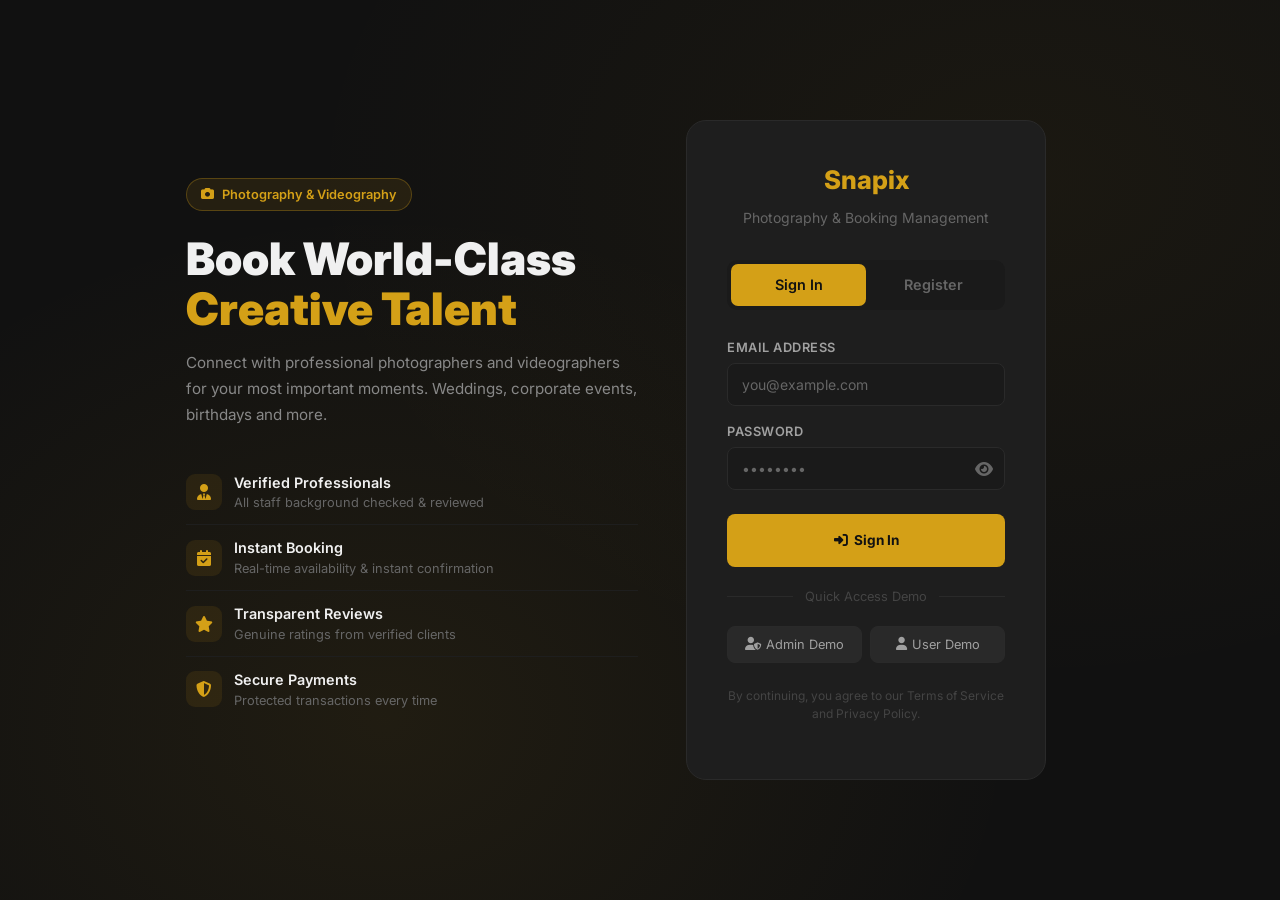
<file: frontend/reviews.html>
<!DOCTYPE html>
<html lang="en">
<head>
<meta charset="UTF-8">
<meta name="viewport" content="width=device-width, initial-scale=1.0">
<title>Reviews — Snapix</title>
<link href="https://fonts.googleapis.com/css2?family=Inter:wght@300;400;500;600;700;800;900&display=swap" rel="stylesheet">
<link href="https://cdnjs.cloudflare.com/ajax/libs/font-awesome/6.5.0/css/all.min.css" rel="stylesheet">
<link href="https://cdn.jsdelivr.net/npm/bootstrap@5.3.2/dist/css/bootstrap.min.css" rel="stylesheet">
<link href="css/style.css" rel="stylesheet">
<style>
.review-card { background:#1e1e1e; border:1px solid #2a2a2a; border-radius:14px; padding:20px; transition:all .2s; }
.review-card:hover { border-color:rgba(212,160,23,.3); }
.star-input { display:flex; gap:4px; }
.star-input i { font-size:1.5rem; color:#333; cursor:pointer; transition:color .15s; }
.star-input i.active { color:#D4A017; }
.star-input i:hover, .star-input i.hover { color:#D4A017; }
.avg-display { font-size:3rem; font-weight:900; color:#D4A017; line-height:1; }
</style>
</head>
<body>
<div id="sidebar-root"></div>

<div class="main-content fade-in">
    <div class="page-header d-flex justify-content-between align-items-center">
        <div>
            <h1 class="page-title">Reviews &amp; Ratings</h1>
            <p class="page-subtitle">Client feedback and staff performance ratings.</p>
        </div>
        <button class="btn-gold" data-bs-toggle="modal" data-bs-target="#reviewModal" onclick="openAddModal()">
            <i class="fas fa-star"></i> Write Review
        </button>
    </div>

    <!-- Stats -->
    <div class="row g-3 mb-4">
        <div class="col-md-3">
            <div class="stat-card">
                <div class="stat-icon"><i class="fas fa-comments"></i></div>
                <div class="stat-label">Total Reviews</div>
                <div class="stat-value" id="totalReviews">—</div>
            </div>
        </div>
        <div class="col-md-3">
            <div class="stat-card">
                <div class="stat-icon"><i class="fas fa-star"></i></div>
                <div class="stat-label">Average Rating</div>
                <div class="stat-value" id="avgRating">—</div>
                <div class="stat-sub">Out of 5.0</div>
            </div>
        </div>
        <div class="col-md-3">
            <div class="stat-card">
                <div class="stat-icon"><i class="fas fa-thumbs-up"></i></div>
                <div class="stat-label">5 Star Reviews</div>
                <div class="stat-value" id="fiveStarCount">—</div>
            </div>
        </div>
        <div class="col-md-3">
            <div class="stat-card">
                <div class="stat-icon"><i class="fas fa-user-check"></i></div>
                <div class="stat-label">Staff Reviewed</div>
                <div class="stat-value" id="staffReviewed">—</div>
            </div>
        </div>
    </div>

    <!-- Filters -->
    <div class="card-dark mb-4">
        <div class="row g-3 align-items-end">
            <div class="col-md-4">
                <div class="search-bar">
                    <i class="fas fa-search"></i>
                    <input type="text" class="form-control-dark" id="searchInput" placeholder="Search comments..." oninput="applyFilter()">
                </div>
            </div>
            <div class="col-md-3">
                <select class="form-control-dark" id="ratingFilter" onchange="applyFilter()">
                    <option value="">All Ratings</option>
                    <option value="5">★★★★★ 5 Stars</option>
                    <option value="4">★★★★ 4 Stars</option>
                    <option value="3">★★★ 3 Stars</option>
                    <option value="2">★★ 2 Stars</option>
                    <option value="1">★ 1 Star</option>
                </select>
            </div>
            <div class="col-md-3">
                <input type="text" class="form-control-dark" id="staffNameFilter" placeholder="Filter by Staff Name..." oninput="applyFilter()">
            </div>
            <div class="col-md-2">
                <button class="btn-ghost w-100" onclick="clearFilters()"><i class="fas fa-times"></i> Clear</button>
            </div>
        </div>
    </div>

    <!-- Rating distribution -->
    <div class="card-dark mb-4" id="ratingDistribution"></div>

    <!-- Reviews list -->
    <div id="reviewsContainer">
        <div class="empty-state"><div class="spinner-gold mx-auto"></div></div>
    </div>
</div>

<!-- Add/Edit Review Modal -->
<div class="modal fade modal-dark" id="reviewModal" tabindex="-1">
    <div class="modal-dialog modal-dialog-centered">
        <div class="modal-content">
            <div class="modal-header">
                <h5 class="modal-title" id="reviewModalTitle"><i class="fas fa-star me-2" style="color:#D4A017"></i> Write a Review</h5>
                <button type="button" class="btn-close" data-bs-dismiss="modal"></button>
            </div>
            <div class="modal-body">
                <input type="hidden" id="reviewId">
                <div class="mb-3" id="userIdField" style="display:none">
                    <label class="form-label-dark">User ID *</label>
                    <input type="number" id="rvUserId" class="form-control-dark">
                </div>
                <div class="mb-3">
                    <label class="form-label-dark">Select Staff Member *</label>
                    <select id="rvStaffId" class="form-control-dark">
                        <option value="">Loading staff...</option>
                    </select>
                </div>
                <div class="mb-3">
                    <label class="form-label-dark">Your Rating *</label>
                    <div class="star-input" id="starInput">
                        <i class="fas fa-star" data-val="1" onclick="setRating(1)" onmouseenter="hoverStars(1)" onmouseleave="resetStars()"></i>
                        <i class="fas fa-star" data-val="2" onclick="setRating(2)" onmouseenter="hoverStars(2)" onmouseleave="resetStars()"></i>
                        <i class="fas fa-star" data-val="3" onclick="setRating(3)" onmouseenter="hoverStars(3)" onmouseleave="resetStars()"></i>
                        <i class="fas fa-star" data-val="4" onclick="setRating(4)" onmouseenter="hoverStars(4)" onmouseleave="resetStars()"></i>
                        <i class="fas fa-star" data-val="5" onclick="setRating(5)" onmouseenter="hoverStars(5)" onmouseleave="resetStars()"></i>
                    </div>
                    <input type="hidden" id="rvRating" value="0">
                </div>
                <div class="mb-3">
                    <label class="form-label-dark">Your Review *</label>
                    <textarea id="rvComment" class="form-control-dark" rows="4" placeholder="Share your experience..." style="resize:vertical"></textarea>
                </div>
            </div>
            <div class="modal-footer">
                <button class="btn-ghost" data-bs-dismiss="modal">Cancel</button>
                <button class="btn-gold" id="reviewSaveBtn" onclick="saveReview()"><i class="fas fa-paper-plane"></i> Submit Review</button>
            </div>
        </div>
    </div>
</div>

<script src="https://cdn.jsdelivr.net/npm/bootstrap@5.3.2/dist/js/bootstrap.bundle.min.js"></script>
<script src="js/api.js"></script>
<script src="js/sidebar.js"></script>
<script>
initPage('reviews');

let allReviews = [];
let allStaff = [];
let allUsers = [];

async function loadUsers() {
    try {
        allUsers = await API.users.getAll();
    } catch(e) { console.error('Failed to load user list', e); }
}

async function loadStaff() {
    try {
        allStaff = await API.staff.getAll();
        const select = document.getElementById('rvStaffId');
        select.innerHTML = '<option value="">Choose a staff member...</option>' + 
            allStaff.map(s => `<option value="${s.id}">${s.name} (${s.type})</option>`).join('');
    } catch(e) { console.error('Failed to load staff list', e); }
}

async function loadReviews() {
    try {
        allReviews = await API.reviews.getAll();
        updateStats();
        renderDistribution();
        applyFilter();
    } catch(e) { Toast.error('Failed to load reviews'); }
}

function updateStats() {
    const total = allReviews.length;
    const avg   = total ? (allReviews.reduce((s, r) => s + r.rating, 0) / total).toFixed(1) : '—';
    const five  = allReviews.filter(r => r.rating === 5).length;
    const staffSet = new Set(allReviews.map(r => r.staffId)).size;

    document.getElementById('totalReviews').textContent  = total;
    document.getElementById('avgRating').textContent     = avg;
    document.getElementById('fiveStarCount').textContent = five;
    document.getElementById('staffReviewed').textContent = staffSet;
}

function renderDistribution() {
    if (!allReviews.length) { document.getElementById('ratingDistribution').innerHTML = ''; return; }
    const counts = [5,4,3,2,1].map(n => ({ rating: n, count: allReviews.filter(r => r.rating === n).length }));
    const max = Math.max(...counts.map(c => c.count), 1);
    const avg = (allReviews.reduce((s, r) => s + r.rating, 0) / allReviews.length).toFixed(1);

    document.getElementById('ratingDistribution').innerHTML = `
        <div style="display:flex;gap:32px;align-items:center">
            <div style="text-align:center;min-width:100px">
                <div class="avg-display">${avg}</div>
                <div>${Utils.stars(Math.round(parseFloat(avg)))}</div>
                <div style="font-size:.75rem;color:#666;margin-top:4px">${allReviews.length} reviews</div>
            </div>
            <div style="flex:1">
                ${counts.map(c => `
                <div style="display:flex;align-items:center;gap:10px;margin-bottom:6px">
                    <div style="font-size:.8rem;color:#888;width:20px;text-align:right">${c.rating}</div>
                    <i class="fas fa-star" style="color:#D4A017;font-size:.75rem;flex-shrink:0"></i>
                    <div style="flex:1;height:8px;background:#1a1a1a;border-radius:4px;overflow:hidden">
                        <div style="width:${(c.count/max*100)}%;height:100%;background:#D4A017;border-radius:4px;transition:width .4s"></div>
                    </div>
                    <div style="font-size:.8rem;color:#666;width:24px;text-align:left">${c.count}</div>
                </div>`).join('')}
            </div>
        </div>`;
}

function applyFilter() {
    const q      = document.getElementById('searchInput').value.toLowerCase();
    const rating = parseInt(document.getElementById('ratingFilter').value) || 0;
    const sName  = document.getElementById('staffNameFilter').value.toLowerCase();

    let list = [...allReviews];
    if (q)       list = list.filter(r => r.comment.toLowerCase().includes(q));
    if (rating)  list = list.filter(r => r.rating === rating);
    if (sName) {
        list = list.filter(r => {
            const staff = allStaff.find(s => s.id === r.staffId);
            return staff && staff.name.toLowerCase().includes(sName);
        });
    }

    renderReviews(list);
}

function clearFilters() {
    document.getElementById('searchInput').value = '';
    document.getElementById('ratingFilter').value = '';
    document.getElementById('staffNameFilter').value = '';
    applyFilter();
}

function renderReviews(list) {
    if (!list.length) {
        document.getElementById('reviewsContainer').innerHTML = `<div class="empty-state"><i class="fas fa-star"></i><h5>No reviews found</h5><p>Be the first to write a review</p><button class="btn-gold mt-3" data-bs-toggle="modal" data-bs-target="#reviewModal" onclick="openAddModal()"><i class="fas fa-star"></i> Write Review</button></div>`;
        return;
    }
    document.getElementById('reviewsContainer').innerHTML = `
        <div class="row g-3">${list.map(r => `
        <div class="col-md-6 col-lg-4">
            <div class="review-card">
                <div style="display:flex;justify-content:space-between;align-items:start;margin-bottom:12px">
                    <div style="display:flex;align-items:center;gap:10px">
                        ${Utils.avatarHtml(allUsers.find(u => u.id === r.userId)?.fullName || 'User ' + r.userId, 36)}
                        <div>
                            <div style="font-weight:700;font-size:.875rem;color:#F0F0F0">${allUsers.find(u => u.id === r.userId)?.fullName || 'User #' + r.userId}</div>
                            <div style="font-size:.72rem;color:#555">${allStaff.find(s => s.id === r.staffId)?.name || 'Staff #' + r.staffId}</div>
                        </div>
                    </div>
                    <div style="display:flex;gap:4px">
                        ${r.userId === Auth.getUser()?.id ? `<button class="btn-ghost" style="padding:4px 8px;font-size:.72rem" onclick="openEditModal(${r.id})"><i class="fas fa-edit"></i></button>` : ''}
                        ${(r.userId === Auth.getUser()?.id || Auth.getUser()?.role === 'ADMIN' || Auth.getUser()?.role === 'SUPER_ADMIN') ? `<button class="btn-danger-ghost" style="padding:4px 8px" onclick="deleteReview(${r.id})"><i class="fas fa-trash"></i></button>` : ''}
                    </div>
                </div>
                <div style="margin-bottom:10px">${Utils.stars(r.rating)}</div>
                <p style="font-size:.875rem;color:#A0A0A0;line-height:1.6;margin-bottom:12px">"${r.comment}"</p>
                <div style="display:flex;justify-content:space-between;align-items:center">
                    <span class="badge-status badge-gold" style="font-size:.65rem">Booking #${r.bookingId}</span>
                    <span style="font-size:.72rem;color:#555">${Utils.formatDate(r.reviewDate)}</span>
                </div>
            </div>
        </div>`).join('')}</div>`;
}

// Star rating interaction
let selectedRating = 0;
function setRating(n) {
    selectedRating = n;
    document.getElementById('rvRating').value = n;
    updateStarDisplay(n);
}
function hoverStars(n) { updateStarDisplay(n); }
function resetStars()  { updateStarDisplay(selectedRating); }
function updateStarDisplay(n) {
    document.querySelectorAll('#starInput i').forEach((star, i) => {
        star.style.color = i < n ? '#D4A017' : '#333';
    });
}

function openAddModal() {
    document.getElementById('reviewModalTitle').innerHTML = '<i class="fas fa-star me-2" style="color:#D4A017"></i> Write a Review';
    document.getElementById('reviewId').value = '';
    
    const user = Auth.getUser();
    document.getElementById('rvUserId').value = user ? user.id : '';
    
    document.getElementById('rvStaffId').value = '';
    document.getElementById('rvComment').value = '';
    selectedRating = 0;
    document.getElementById('rvRating').value = 0;
    updateStarDisplay(0);
}

function openEditModal(id) {
    const r = allReviews.find(x => x.id === id);
    if (!r) return;
    document.getElementById('reviewModalTitle').innerHTML = '<i class="fas fa-edit me-2" style="color:#D4A017"></i> Edit Review';
    document.getElementById('reviewId').value    = r.id;
    document.getElementById('rvUserId').value    = r.userId;
    
    // For edit, we just show the staff name as a single option
    const s = allStaff.find(x => x.id === r.staffId);
    document.getElementById('rvStaffId').innerHTML = `<option value="${r.staffId}">${s ? s.name : 'Staff #' + r.staffId}</option>`;
    
    // For booking, we can just omit it or keep it 0
    // document.getElementById('rvBookingId').innerHTML = `<option value="${r.bookingId}">Booking #${r.bookingId}</option>`;
    
    document.getElementById('rvComment').value   = r.comment;
    selectedRating = r.rating;
    document.getElementById('rvRating').value = r.rating;
    updateStarDisplay(r.rating);
    new bootstrap.Modal(document.getElementById('reviewModal')).show();
}

async function saveReview() {
    const rating  = parseInt(document.getElementById('rvRating').value);
    const comment = document.getElementById('rvComment').value.trim();
    if (!rating)   { Toast.warning('Please select a rating'); return; }
    if (!comment)  { Toast.warning('Please write a comment'); return; }

    const body = {
        userId:    parseInt(document.getElementById('rvUserId').value),
        staffId:   parseInt(document.getElementById('rvStaffId').value),
        bookingId: null, // No longer required
        rating, comment
    };

    const btn = document.getElementById('reviewSaveBtn');
    btn.disabled = true; btn.innerHTML = '<div class="spinner-gold" style="width:16px;height:16px"></div>';

    try {
        const id = document.getElementById('reviewId').value;
        if (id) { await API.reviews.update(id, body); Toast.success('Review updated!'); }
        else    { await API.reviews.create(body);     Toast.success('Review submitted! ⭐'); }
        bootstrap.Modal.getInstance(document.getElementById('reviewModal'))?.hide();
        await loadReviews();
    } catch(e) { Toast.error(e.message || 'Failed to save review'); }
    finally { btn.disabled = false; btn.innerHTML = '<i class="fas fa-paper-plane"></i> Submit Review'; }
}

async function deleteReview(id) {
    if (!await Utils.confirmDialog(`Delete this review?`)) return;
    try {
        await API.reviews.delete(id);
        Toast.success('Review deleted');
        await loadReviews();
    } catch(e) { Toast.error(e.message); }
}

Promise.all([loadUsers(), loadStaff()]).then(() => loadReviews());
</script>
</body>
</html>
</file>
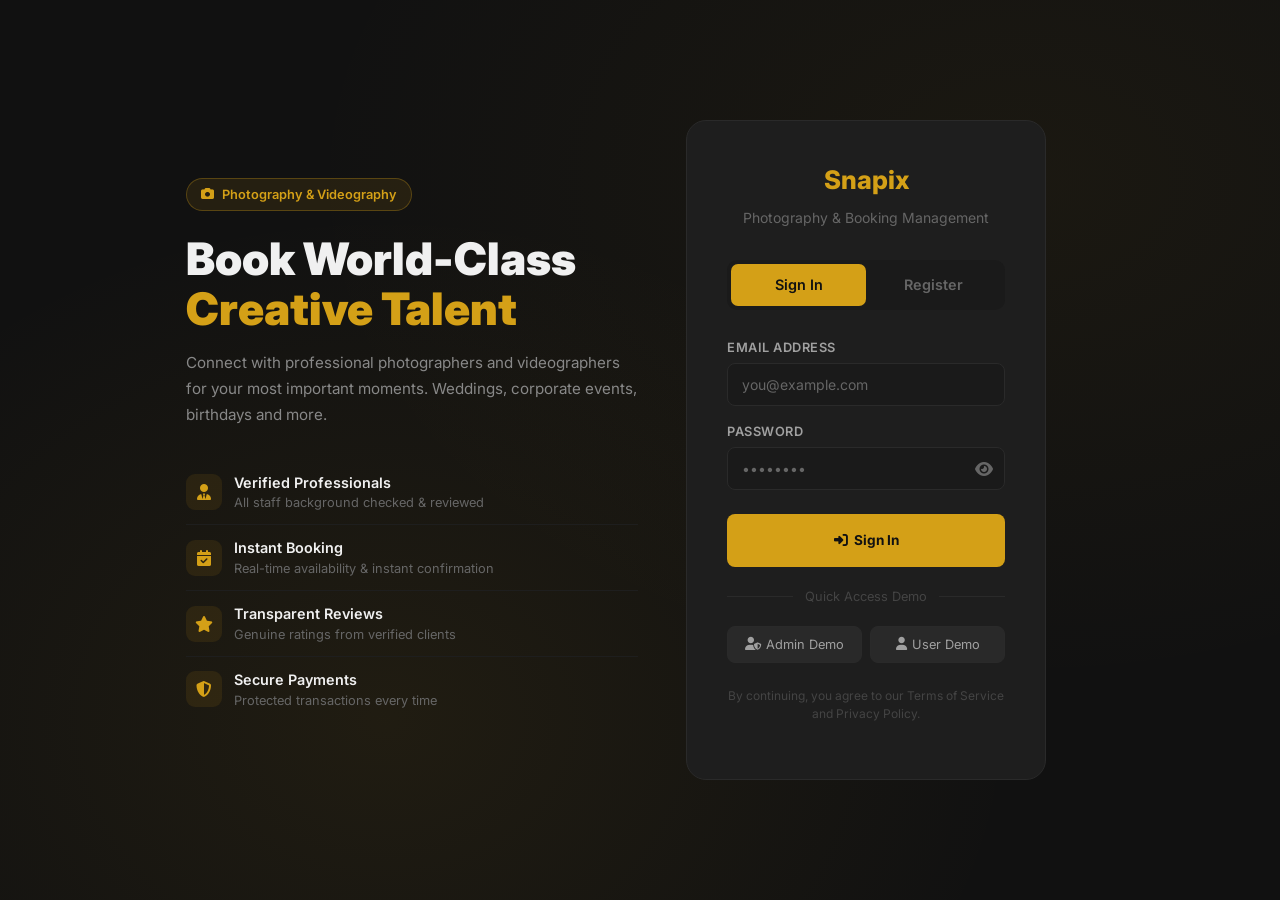
<file: frontend/users.html>
<!DOCTYPE html>
<html lang="en">
<head>
<meta charset="UTF-8">
<meta name="viewport" content="width=device-width, initial-scale=1.0">
<title>Users — Snapix</title>
<link href="https://fonts.googleapis.com/css2?family=Inter:wght@300;400;500;600;700;800;900&display=swap" rel="stylesheet">
<link href="https://cdnjs.cloudflare.com/ajax/libs/font-awesome/6.5.0/css/all.min.css" rel="stylesheet">
<link href="https://cdn.jsdelivr.net/npm/bootstrap@5.3.2/dist/css/bootstrap.min.css" rel="stylesheet">
<link href="css/style.css" rel="stylesheet">
</head>
<body>
<div id="sidebar-root"></div>

<div class="main-content fade-in">
    <div class="page-header d-flex justify-content-between align-items-center">
        <div>
            <h1 class="page-title">User Management</h1>
            <p class="page-subtitle">Manage registered users and their accounts.</p>
        </div>
        <button class="btn-gold" data-bs-toggle="modal" data-bs-target="#userModal" onclick="openAddModal()">
            <i class="fas fa-user-plus"></i> Add User
        </button>
    </div>

    <!-- Stats -->
    <div class="row g-3 mb-4">
        <div class="col-sm-4">
            <div class="stat-card">
                <div class="stat-icon"><i class="fas fa-users"></i></div>
                <div class="stat-label">Total Users</div>
                <div class="stat-value" id="totalUsers">—</div>
            </div>
        </div>
        <div class="col-sm-4">
            <div class="stat-card">
                <div class="stat-icon" style="background:rgba(46,204,113,.15);color:#2ECC71"><i class="fas fa-user-check"></i></div>
                <div class="stat-label">Active Users</div>
                <div class="stat-value" id="activeUsers">—</div>
            </div>
        </div>
        <div class="col-sm-4">
            <div class="stat-card">
                <div class="stat-icon" style="background:rgba(231,76,60,.15);color:#E74C3C"><i class="fas fa-user-slash"></i></div>
                <div class="stat-label">Inactive Users</div>
                <div class="stat-value" id="inactiveUsers">—</div>
            </div>
        </div>
    </div>

    <!-- Search -->
    <div class="card-dark mb-4">
        <div class="row g-3 align-items-end">
            <div class="col-md-5">
                <div class="search-bar">
                    <i class="fas fa-search"></i>
                    <input type="text" class="form-control-dark" id="searchInput" placeholder="Search by name or email..." oninput="applyFilter()">
                </div>
            </div>
            <div class="col-md-3">
                <select class="form-control-dark" id="statusFilter" onchange="applyFilter()">
                    <option value="">All Users</option>
                    <option value="true">Active</option>
                    <option value="false">Inactive</option>
                </select>
            </div>
            <div class="col-md-2">
                <button class="btn-ghost w-100" onclick="clearFilters()"><i class="fas fa-times"></i> Clear</button>
            </div>
        </div>
    </div>

    <!-- Table -->
    <div class="card-dark">
        <div class="table-responsive">
            <table class="table-dark-custom">
                <thead>
                    <tr>
                        <th>User</th>
                        <th>Email</th>
                        <th>Phone</th>
                        <th>Role</th>
                        <th>Joined</th>
                        <th>Status</th>
                        <th>Actions</th>
                    </tr>
                </thead>
                <tbody id="usersTableBody">
                    <tr><td colspan="7"><div class="empty-state"><div class="spinner-gold mx-auto"></div></div></td></tr>
                </tbody>
            </table>
        </div>
    </div>
</div>

<!-- User Modal -->
<div class="modal fade modal-dark" id="userModal" tabindex="-1">
    <div class="modal-dialog modal-dialog-centered">
        <div class="modal-content">
            <div class="modal-header">
                <h5 class="modal-title" id="userModalTitle"><i class="fas fa-user-plus me-2" style="color:#D4A017"></i> Add User</h5>
                <button type="button" class="btn-close" data-bs-dismiss="modal"></button>
            </div>
            <div class="modal-body">
                <input type="hidden" id="userId">
                <div class="row g-3">
                    <div class="col-12">
                        <label class="form-label-dark">Full Name *</label>
                        <input type="text" id="userName" class="form-control-dark" placeholder="John Smith">
                    </div>
                    <div class="col-12">
                        <label class="form-label-dark">Email *</label>
                        <input type="email" id="userEmail" class="form-control-dark" placeholder="john@example.com">
                    </div>
                    <div class="col-12" id="passwordField">
                        <label class="form-label-dark">Password *</label>
                        <input type="password" id="userPassword" class="form-control-dark" placeholder="Min. 6 characters">
                    </div>
                    <div class="col-12">
                        <label class="form-label-dark">Phone</label>
                        <input type="text" id="userPhone" class="form-control-dark" placeholder="+94 77 123 4567">
                    </div>
                </div>
            </div>
            <div class="modal-footer">
                <button class="btn-ghost" data-bs-dismiss="modal">Cancel</button>
                <button class="btn-gold" id="userSaveBtn" onclick="saveUser()"><i class="fas fa-save"></i> Save</button>
            </div>
        </div>
    </div>
</div>

<script src="https://cdn.jsdelivr.net/npm/bootstrap@5.3.2/dist/js/bootstrap.bundle.min.js"></script>
<script src="js/api.js"></script>
<script src="js/sidebar.js"></script>
<script>
initPage('users');

let allUsers = [];

async function loadUsers() {
    try {
        allUsers = await API.users.getAll();
        const active   = allUsers.filter(u => u.isActive).length;
        const inactive = allUsers.length - active;
        document.getElementById('totalUsers').textContent    = allUsers.length;
        document.getElementById('activeUsers').textContent   = active;
        document.getElementById('inactiveUsers').textContent = inactive;
        applyFilter();
    } catch(e) { Toast.error('Failed to load users'); }
}

function applyFilter() {
    const q      = document.getElementById('searchInput').value.toLowerCase();
    const status = document.getElementById('statusFilter').value;
    let list = [...allUsers];
    if (q)      list = list.filter(u => u.fullName.toLowerCase().includes(q) || u.email.toLowerCase().includes(q));
    if (status) list = list.filter(u => String(u.isActive) === status);
    renderTable(list);
}

function clearFilters() {
    document.getElementById('searchInput').value = '';
    document.getElementById('statusFilter').value = '';
    applyFilter();
}

function renderTable(list) {
    if (!list.length) {
        document.getElementById('usersTableBody').innerHTML = '<tr><td colspan="7"><div class="empty-state"><i class="fas fa-users"></i><h5>No users found</h5></div></td></tr>';
        return;
    }
    document.getElementById('usersTableBody').innerHTML = list.map(u => `
        <tr>
            <td>
                <div style="display:flex;align-items:center;gap:10px">
                    ${Utils.avatarHtml(u.fullName, 34)}
                    <div style="font-weight:600;color:#F0F0F0;font-size:.875rem">${u.fullName}</div>
                </div>
            </td>
            <td style="font-size:.875rem">${u.email}</td>
            <td style="color:#888;font-size:.875rem">${u.phone || '—'}</td>
            <td><span class="badge-status badge-gold" style="font-size:.65rem">${u.role}</span></td>
            <td style="font-size:.8rem;color:#666">${Utils.formatDate(u.createdAt)}</td>
            <td>${Utils.activeBadge(u.isActive)}</td>
            <td>
                <div style="display:flex;gap:6px">
                    <button class="btn-ghost" style="padding:5px 10px;font-size:.75rem" onclick="openEditModal(${u.id})" title="Edit">
                        <i class="fas fa-edit"></i>
                    </button>
                    <button class="btn-ghost" style="padding:5px 10px;font-size:.75rem" onclick="toggleStatus(${u.id})" title="Toggle Status">
                        <i class="fas fa-toggle-${u.isActive ? 'on' : 'off'}" style="color:${u.isActive ? '#2ECC71' : '#666'}"></i>
                    </button>
                    <button class="btn-danger-ghost" style="padding:5px 10px;font-size:.75rem" onclick="deleteUser(${u.id})" title="Delete Permanently">
                        <i class="fas fa-trash-alt"></i>
                    </button>
                </div>
            </td>
        </tr>`).join('');
}

function openAddModal() {
    document.getElementById('userModalTitle').innerHTML = '<i class="fas fa-user-plus me-2" style="color:#D4A017"></i> Add User';
    document.getElementById('userId').value = '';
    ['userName','userEmail','userPassword','userPhone'].forEach(id => document.getElementById(id).value = '');
    document.getElementById('passwordField').style.display = 'block';
}

function openEditModal(id) {
    const u = allUsers.find(x => x.id === id);
    if (!u) return;
    document.getElementById('userModalTitle').innerHTML = '<i class="fas fa-edit me-2" style="color:#D4A017"></i> Edit User';
    document.getElementById('userId').value    = u.id;
    document.getElementById('userName').value  = u.fullName;
    document.getElementById('userEmail').value = u.email;
    document.getElementById('userPhone').value = u.phone || '';
    document.getElementById('passwordField').style.display = 'none';
    new bootstrap.Modal(document.getElementById('userModal')).show();
}

async function saveUser() {
    const name  = document.getElementById('userName').value.trim();
    const email = document.getElementById('userEmail').value.trim();
    const phone = document.getElementById('userPhone').value.trim();
    const pw    = document.getElementById('userPassword').value;
    const id    = document.getElementById('userId').value;

    if (!name || !email) { Toast.warning('Name and email are required'); return; }
    if (!id && !pw)      { Toast.warning('Password is required for new users'); return; }

    const btn = document.getElementById('userSaveBtn');
    btn.disabled = true; btn.innerHTML = '<div class="spinner-gold" style="width:16px;height:16px"></div>';

    try {
        if (id) {
            const updated = await API.users.update(id, { fullName: name, email, phone, password: pw || 'placeholder' });
            Toast.success('User updated!');

            // If updating current user, refresh session
            const currentUser = Auth.getUser();
            if (currentUser && currentUser.id == id && currentUser.role === 'USER') {
                currentUser.fullName = updated.fullName;
                currentUser.email = updated.email;
                localStorage.setItem('pb_user', JSON.stringify(currentUser));
                // Refresh sidebar UI
                const sidebarRoot = document.getElementById('sidebar-root');
                if (sidebarRoot) sidebarRoot.innerHTML = renderSidebar('users');
            }
        } else {
            await API.users.create({ fullName: name, email, password: pw, phone });
            Toast.success('User created!');
        }
        bootstrap.Modal.getInstance(document.getElementById('userModal'))?.hide();
        await loadUsers();
    } catch(e) { Toast.error(e.message || 'Failed to save user'); }
    finally { btn.disabled = false; btn.innerHTML = '<i class="fas fa-save"></i> Save'; }
}

async function toggleStatus(id) {
    try {
        await API.users.toggle(id);
        const u = allUsers.find(x => x.id === id);
        Toast.info(`${u?.fullName} is now ${u?.isActive ? 'inactive' : 'active'}`);
        await loadUsers();
    } catch(e) { Toast.error(e.message); }
}

async function deleteUser(id) {
    const u = allUsers.find(x => x.id === id);
    if (!await Utils.confirmDialog(`Permanently delete user "${u?.fullName}"? This action cannot be undone.`)) return;
    try {
        await API.users.delete(id);
        Toast.success('User deleted permanently');
        await loadUsers();
    } catch(e) { Toast.error(e.message); }
}

loadUsers();
</script>
</body>
</html>
</file>
<file: frontend/css/style.css>
:root {
    --bg-primary: #111111;
    --bg-secondary: #1a1a1a;
    --bg-card: #1e1e1e;
    --bg-sidebar: #141414;
    --gold: #D4A017;
    --gold-light: #F0C040;
    --gold-dark: #A07810;
    --text-primary: #F0F0F0;
    --text-secondary: #A0A0A0;
    --text-muted: #666666;
    --border-color: #2a2a2a;
    --border-gold: rgba(212, 160, 23, 0.3);
    --success: #2ECC71;
    --danger: #E74C3C;
    --warning: #F39C12;
    --info: #3498DB;
    --pending: #F0C040;
    --confirmed: #2ECC71;
    --cancelled: #E74C3C;
    --completed: #3498DB;
}

* { margin: 0; padding: 0; box-sizing: border-box; }

body {
    background-color: var(--bg-primary);
    color: var(--text-primary);
    font-family: 'Inter', sans-serif;
    min-height: 100vh;
}

/* ─── SCROLLBAR ─────────────────────────────── */
::-webkit-scrollbar { width: 5px; }
::-webkit-scrollbar-track { background: var(--bg-secondary); }
::-webkit-scrollbar-thumb { background: var(--gold-dark); border-radius: 10px; }

/* ─── SIDEBAR ────────────────────────────────── */
.sidebar {
    width: 220px;
    min-height: 100vh;
    background: var(--bg-sidebar);
    border-right: 1px solid var(--border-color);
    position: fixed;
    top: 0; left: 0;
    display: flex;
    flex-direction: column;
    padding: 24px 0;
    z-index: 100;
}

.sidebar-logo {
    padding: 0 20px 24px;
    border-bottom: 1px solid var(--border-color);
}

.sidebar-logo .brand {
    font-size: 1.3rem;
    font-weight: 700;
    color: var(--gold);
    letter-spacing: -0.5px;
}

.sidebar-logo .brand-sub {
    font-size: 0.72rem;
    color: var(--text-muted);
    letter-spacing: 1px;
    text-transform: uppercase;
}

.sidebar-user {
    display: flex;
    align-items: center;
    gap: 10px;
    padding: 16px 20px;
    border-bottom: 1px solid var(--border-color);
    margin-bottom: 8px;
}

.user-avatar {
    width: 36px; height: 36px;
    border-radius: 50%;
    background: linear-gradient(135deg, var(--gold), var(--gold-dark));
    display: flex; align-items: center; justify-content: center;
    font-size: 0.85rem; font-weight: 700;
    color: #111;
}

.user-name { font-size: 0.85rem; font-weight: 600; color: var(--text-primary); }
.user-role { font-size: 0.7rem; color: var(--text-muted); }

.sidebar-nav { flex: 1; padding: 0 10px; }

.nav-section-label {
    font-size: 0.65rem;
    text-transform: uppercase;
    letter-spacing: 1.5px;
    color: var(--text-muted);
    padding: 12px 10px 6px;
}

.nav-item {
    display: flex;
    align-items: center;
    gap: 10px;
    padding: 10px 12px;
    border-radius: 8px;
    color: var(--text-secondary);
    text-decoration: none;
    font-size: 0.875rem;
    font-weight: 500;
    transition: all 0.2s;
    cursor: pointer;
    margin-bottom: 2px;
}

.nav-item:hover {
    background: rgba(212,160,23,0.1);
    color: var(--gold);
}

.nav-item.active {
    background: rgba(212,160,23,0.15);
    color: var(--gold);
    border-left: 2px solid var(--gold);
}

.nav-item i { width: 18px; font-size: 1rem; }

.sidebar-footer {
    padding: 16px 20px;
    border-top: 1px solid var(--border-color);
}

.btn-new-event {
    width: 100%;
    background: var(--gold);
    color: #111;
    border: none;
    border-radius: 8px;
    padding: 10px;
    font-weight: 700;
    font-size: 0.875rem;
    cursor: pointer;
    transition: all 0.2s;
    display: flex; align-items: center; justify-content: center; gap: 6px;
}

.btn-new-event:hover {
    background: var(--gold-light);
    transform: translateY(-1px);
    box-shadow: 0 4px 20px rgba(212,160,23,0.4);
}

/* ─── MAIN CONTENT ──────────────────────────── */
.main-content {
    margin-left: 220px;
    padding: 32px;
    min-height: 100vh;
}

.page-header {
    margin-bottom: 28px;
}

.page-title {
    font-size: 2rem;
    font-weight: 800;
    color: var(--text-primary);
    letter-spacing: -0.5px;
}

.page-subtitle {
    font-size: 0.875rem;
    color: var(--text-secondary);
    margin-top: 4px;
}

/* ─── CARDS ─────────────────────────────────── */
.card-dark {
    background: var(--bg-card);
    border: 1px solid var(--border-color);
    border-radius: 14px;
    padding: 22px;
    transition: border-color 0.2s;
}

.card-dark:hover { border-color: var(--border-gold); }

.stat-card {
    background: var(--bg-card);
    border: 1px solid var(--border-color);
    border-radius: 14px;
    padding: 22px;
    position: relative;
    overflow: hidden;
}

.stat-card::before {
    content: '';
    position: absolute;
    top: 0; left: 0;
    width: 3px; height: 100%;
    background: var(--gold);
}

.stat-label {
    font-size: 0.75rem;
    color: var(--text-muted);
    text-transform: uppercase;
    letter-spacing: 1px;
    margin-bottom: 8px;
}

.stat-value {
    font-size: 2rem;
    font-weight: 800;
    color: var(--text-primary);
    line-height: 1;
}

.stat-sub {
    font-size: 0.75rem;
    color: var(--text-secondary);
    margin-top: 6px;
}

.stat-icon {
    position: absolute;
    top: 20px; right: 20px;
    width: 40px; height: 40px;
    border-radius: 10px;
    background: rgba(212,160,23,0.15);
    display: flex; align-items: center; justify-content: center;
    color: var(--gold);
    font-size: 1.1rem;
}

/* ─── BUTTONS ───────────────────────────────── */
.btn-gold {
    background: var(--gold);
    color: #111;
    border: none;
    border-radius: 8px;
    padding: 9px 18px;
    font-weight: 700;
    font-size: 0.85rem;
    cursor: pointer;
    transition: all 0.2s;
    display: inline-flex; align-items: center; gap: 6px;
    text-decoration: none;
}

.btn-gold:hover {
    background: var(--gold-light);
    color: #111;
    transform: translateY(-1px);
    box-shadow: 0 4px 16px rgba(212,160,23,0.35);
}

.btn-outline-gold {
    background: transparent;
    color: var(--gold);
    border: 1px solid var(--border-gold);
    border-radius: 8px;
    padding: 8px 16px;
    font-weight: 600;
    font-size: 0.85rem;
    cursor: pointer;
    transition: all 0.2s;
    display: inline-flex; align-items: center; gap: 6px;
    text-decoration: none;
}

.btn-outline-gold:hover {
    background: rgba(212,160,23,0.12);
    color: var(--gold);
    border-color: var(--gold);
}

.btn-ghost {
    background: rgba(255,255,255,0.05);
    color: var(--text-secondary);
    border: 1px solid var(--border-color);
    border-radius: 8px;
    padding: 8px 14px;
    font-size: 0.8rem;
    cursor: pointer;
    transition: all 0.2s;
    display: inline-flex; align-items: center; gap: 5px;
    text-decoration: none;
}

.btn-ghost:hover { background: rgba(255,255,255,0.1); color: var(--text-primary); }

.btn-danger-ghost {
    background: transparent;
    color: var(--danger);
    border: 1px solid rgba(231,76,60,0.3);
    border-radius: 8px;
    padding: 6px 12px;
    font-size: 0.8rem;
    cursor: pointer;
    transition: all 0.2s;
    display: inline-flex; align-items: center; gap: 5px;
}

.btn-danger-ghost:hover { background: rgba(231,76,60,0.12); }

/* ─── FORMS ─────────────────────────────────── */
.form-label-dark {
    font-size: 0.8rem;
    font-weight: 600;
    color: var(--text-secondary);
    text-transform: uppercase;
    letter-spacing: 0.5px;
    margin-bottom: 6px;
    display: block;
}

.form-control-dark {
    background: var(--bg-secondary);
    border: 1px solid var(--border-color);
    border-radius: 8px;
    color: var(--text-primary);
    padding: 10px 14px;
    font-size: 0.875rem;
    width: 100%;
    transition: border-color 0.2s;
    outline: none;
}

.form-control-dark:focus {
    border-color: var(--gold);
    box-shadow: 0 0 0 3px rgba(212,160,23,0.1);
}

.form-control-dark::placeholder { color: var(--text-muted); }

select.form-control-dark option {
    background: var(--bg-secondary);
    color: var(--text-primary);
}

/* ─── BADGES ────────────────────────────────── */
.badge-status {
    display: inline-flex; align-items: center; gap: 5px;
    padding: 4px 10px;
    border-radius: 20px;
    font-size: 0.72rem;
    font-weight: 700;
    text-transform: uppercase;
    letter-spacing: 0.5px;
}

.badge-pending { background: rgba(240,192,64,0.15); color: var(--pending); border: 1px solid rgba(240,192,64,0.3); }
.badge-confirmed { background: rgba(46,204,113,0.15); color: var(--confirmed); border: 1px solid rgba(46,204,113,0.3); }
.badge-cancelled { background: rgba(231,76,60,0.15); color: var(--cancelled); border: 1px solid rgba(231,76,60,0.3); }
.badge-completed { background: rgba(52,152,219,0.15); color: var(--completed); border: 1px solid rgba(52,152,219,0.3); }
.badge-active { background: rgba(46,204,113,0.15); color: var(--confirmed); border: 1px solid rgba(46,204,113,0.3); }
.badge-inactive { background: rgba(102,102,102,0.2); color: var(--text-muted); border: 1px solid var(--border-color); }
.badge-gold { background: rgba(212,160,23,0.15); color: var(--gold); border: 1px solid rgba(212,160,23,0.3); }

/* ─── TABLE ─────────────────────────────────── */
.table-dark-custom {
    width: 100%;
    border-collapse: collapse;
}

.table-dark-custom thead th {
    font-size: 0.72rem;
    text-transform: uppercase;
    letter-spacing: 1px;
    color: var(--text-muted);
    padding: 12px 16px;
    border-bottom: 1px solid var(--border-color);
    font-weight: 600;
    text-align: left;
}

.table-dark-custom tbody td {
    padding: 14px 16px;
    border-bottom: 1px solid rgba(42,42,42,0.5);
    font-size: 0.875rem;
    color: var(--text-secondary);
    vertical-align: middle;
}

.table-dark-custom tbody tr {
    transition: background 0.15s;
}

.table-dark-custom tbody tr:hover {
    background: rgba(212,160,23,0.04);
}

.table-dark-custom tbody tr:last-child td { border-bottom: none; }

/* ─── MODAL ─────────────────────────────────── */
.modal-dark .modal-content {
    background: var(--bg-card);
    border: 1px solid var(--border-color);
    border-radius: 16px;
    color: var(--text-primary);
}

.modal-dark .modal-header {
    border-bottom: 1px solid var(--border-color);
    padding: 20px 24px;
}

.modal-dark .modal-title { font-weight: 700; font-size: 1.1rem; }

.modal-dark .modal-body { padding: 24px; }

.modal-dark .modal-footer {
    border-top: 1px solid var(--border-color);
    padding: 16px 24px;
}

.modal-dark .btn-close {
    filter: invert(1);
    opacity: 0.5;
}

.modal-dark .btn-close:hover { opacity: 1; }

/* ─── SEARCH BAR ────────────────────────────── */
.search-bar {
    position: relative;
}

.search-bar i {
    position: absolute;
    left: 12px; top: 50%;
    transform: translateY(-50%);
    color: var(--text-muted);
    font-size: 0.875rem;
}

.search-bar input {
    padding-left: 36px;
}

/* ─── BOOKING CARD ──────────────────────────── */
.booking-card {
    background: var(--bg-card);
    border: 1px solid var(--border-color);
    border-radius: 12px;
    padding: 20px;
    margin-bottom: 16px;
    transition: all 0.2s;
    display: flex; align-items: center; gap: 20px;
}

.booking-card:hover {
    border-color: var(--border-gold);
    transform: translateY(-1px);
}

.booking-date-block {
    text-align: center;
    min-width: 60px;
}

.booking-date-month {
    font-size: 0.72rem;
    text-transform: uppercase;
    letter-spacing: 1px;
    color: var(--gold);
    font-weight: 700;
}

.booking-date-day {
    font-size: 2rem;
    font-weight: 800;
    color: var(--text-primary);
    line-height: 1;
}

.booking-date-year {
    font-size: 0.7rem;
    color: var(--text-muted);
}

/* ─── RATING STARS ──────────────────────────── */
.stars { color: var(--gold); font-size: 0.875rem; }
.stars .empty { color: var(--border-color); }

/* ─── AUTH PAGES ────────────────────────────── */
.auth-container {
    min-height: 100vh;
    display: flex;
    align-items: center;
    justify-content: center;
    background: radial-gradient(ellipse at 60% 40%, rgba(212,160,23,0.06) 0%, transparent 60%),
                var(--bg-primary);
}

.auth-card {
    background: var(--bg-card);
    border: 1px solid var(--border-color);
    border-radius: 20px;
    padding: 40px;
    width: 100%;
    max-width: 420px;
}

.auth-logo {
    font-size: 1.6rem;
    font-weight: 800;
    color: var(--gold);
    text-align: center;
    margin-bottom: 8px;
}

.auth-subtitle {
    text-align: center;
    color: var(--text-muted);
    font-size: 0.875rem;
    margin-bottom: 32px;
}

/* ─── TABS ──────────────────────────────────── */
.tab-bar {
    display: flex;
    gap: 4px;
    background: var(--bg-secondary);
    border-radius: 10px;
    padding: 4px;
    margin-bottom: 24px;
}

.tab-item {
    flex: 1;
    padding: 9px 16px;
    border-radius: 7px;
    text-align: center;
    font-size: 0.85rem;
    font-weight: 600;
    cursor: pointer;
    transition: all 0.2s;
    color: var(--text-muted);
    border: none;
    background: transparent;
}

.tab-item.active {
    background: var(--gold);
    color: #111;
}

/* ─── TOAST ─────────────────────────────────── */
.toast-container-custom {
    position: fixed;
    top: 20px; right: 20px;
    z-index: 9999;
    display: flex;
    flex-direction: column;
    gap: 10px;
}

.toast-custom {
    background: var(--bg-card);
    border: 1px solid var(--border-color);
    border-radius: 10px;
    padding: 14px 18px;
    display: flex; align-items: center; gap: 12px;
    min-width: 280px;
    animation: slideIn 0.3s ease;
    box-shadow: 0 8px 32px rgba(0,0,0,0.4);
}

.toast-custom.success { border-left: 3px solid var(--success); }
.toast-custom.error { border-left: 3px solid var(--danger); }
.toast-custom.warning { border-left: 3px solid var(--warning); }
.toast-custom.info { border-left: 3px solid var(--info); }

@keyframes slideIn {
    from { transform: translateX(100%); opacity: 0; }
    to { transform: translateX(0); opacity: 1; }
}

/* ─── PROGRESS / STEPPER ────────────────────── */
.stepper {
    display: flex;
    align-items: center;
    margin-bottom: 32px;
}

.step {
    display: flex; align-items: center; gap: 8px;
    flex: 1;
}

.step-circle {
    width: 32px; height: 32px;
    border-radius: 50%;
    display: flex; align-items: center; justify-content: center;
    font-size: 0.8rem; font-weight: 700;
    border: 2px solid var(--border-color);
    color: var(--text-muted);
    background: var(--bg-card);
    flex-shrink: 0;
}

.step.active .step-circle {
    background: var(--gold);
    border-color: var(--gold);
    color: #111;
}

.step.done .step-circle {
    background: var(--success);
    border-color: var(--success);
    color: #fff;
}

.step-label { font-size: 0.8rem; color: var(--text-muted); white-space: nowrap; }
.step.active .step-label, .step.done .step-label { color: var(--text-primary); }

.step-line { flex: 1; height: 1px; background: var(--border-color); margin: 0 8px; }
.step-line.done { background: var(--gold); }

/* ─── LOADING SPINNER ───────────────────────── */
.spinner-gold {
    width: 32px; height: 32px;
    border: 3px solid var(--border-color);
    border-top-color: var(--gold);
    border-radius: 50%;
    animation: spin 0.8s linear infinite;
}

@keyframes spin { to { transform: rotate(360deg); } }

.loading-overlay {
    position: absolute;
    inset: 0;
    background: rgba(17,17,17,0.7);
    border-radius: inherit;
    display: flex; align-items: center; justify-content: center;
    z-index: 10;
}

/* ─── EMPTY STATE ───────────────────────────── */
.empty-state {
    text-align: center;
    padding: 60px 20px;
    color: var(--text-muted);
}

.empty-state i { font-size: 3rem; margin-bottom: 16px; color: var(--border-color); }
.empty-state h5 { font-size: 1rem; color: var(--text-secondary); margin-bottom: 8px; }
.empty-state p { font-size: 0.875rem; }

/* ─── CHART BARS ────────────────────────────── */
.mini-bar-chart {
    display: flex;
    align-items: flex-end;
    gap: 6px;
    height: 60px;
}

.mini-bar {
    flex: 1;
    background: rgba(212,160,23,0.2);
    border-radius: 4px 4px 0 0;
    transition: background 0.2s;
}

.mini-bar:hover { background: var(--gold); }
.mini-bar.active { background: var(--gold); }

/* ─── RESPONSIVE ────────────────────────────── */
@media (max-width: 768px) {
    .sidebar { transform: translateX(-100%); transition: transform 0.3s; }
    .sidebar.open { transform: translateX(0); }
    .main-content { margin-left: 0; padding: 20px 16px; }
    .page-title { font-size: 1.5rem; }
}

/* ─── ANIMATIONS ────────────────────────────── */
.fade-in { animation: fadeIn 0.4s ease; }
@keyframes fadeIn { from { opacity: 0; transform: translateY(10px); } to { opacity: 1; transform: translateY(0); } }

.card-dark, .stat-card, .booking-card {
    animation: fadeIn 0.3s ease;
}
</file>
